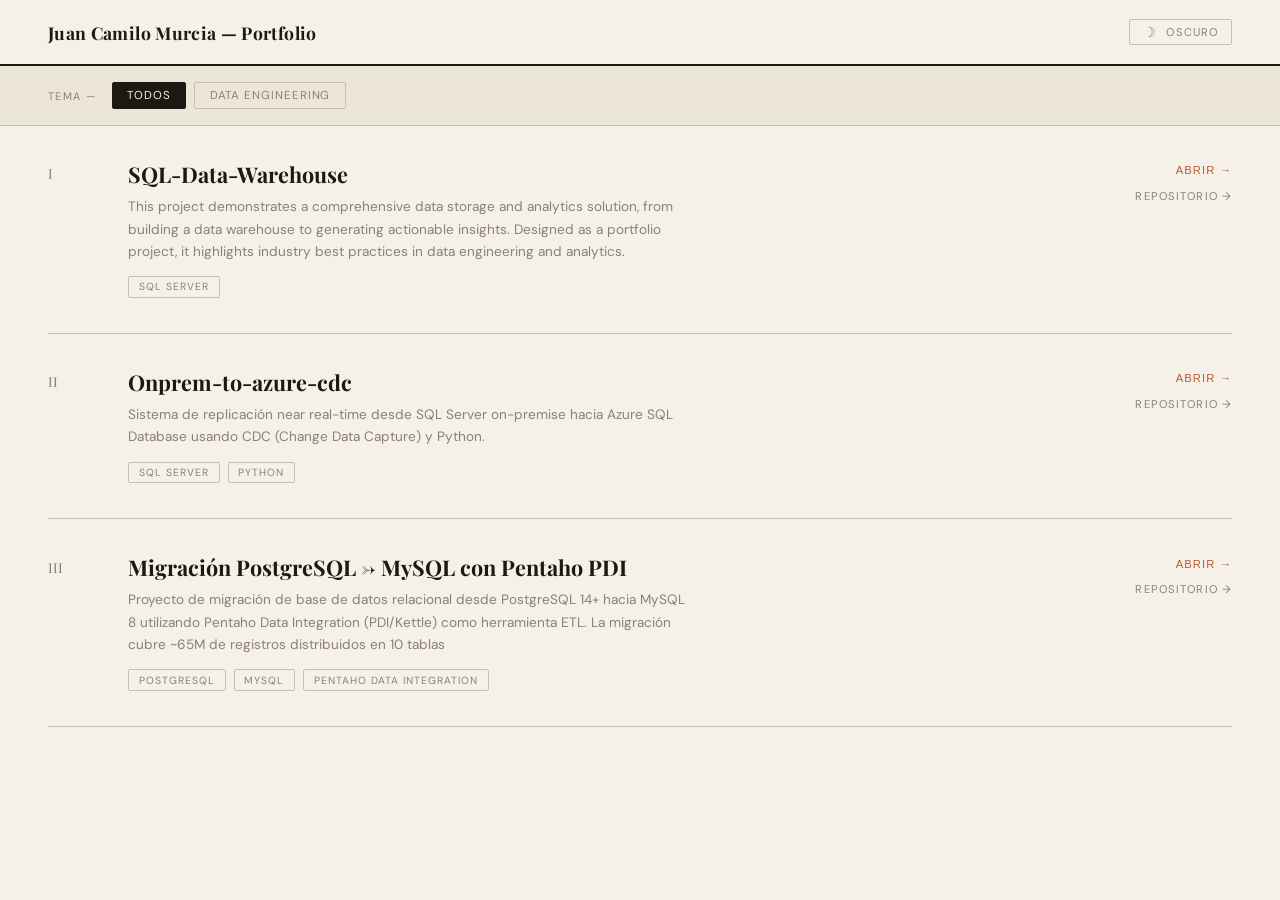
<file: index.html>
<!DOCTYPE html>
<html lang="es">
<head>
  <meta charset="UTF-8">
  <meta name="viewport" content="width=device-width, initial-scale=1.0">
  <title>Juan Camilo Murcia Lara</title>
  <link href="https://fonts.googleapis.com/css2?family=Playfair+Display:ital,wght@0,400;0,700;0,900;1,400;1,700&family=DM+Sans:wght@300;400;500&display=swap" rel="stylesheet">
  <link rel="stylesheet" href="style.css">
</head>
<body>

<header>
  <div class="logo">Juan Camilo Murcia — Portfolio</div>
  <button class="theme-toggle" id="theme-toggle" onclick="toggleTheme()">
    <span class="toggle-icon" id="toggle-icon">☽</span>
    <span id="toggle-label">Oscuro</span>
  </button>
</header>

<!-- Filtros: se construyen dinámicamente desde data.json -->
<div class="filters-bar" id="filters-bar"></div>

<!-- Proyectos: se construyen dinámicamente desde data.json -->
<div class="projects-wrap" id="projects-wrap"></div>

<!-- Viewer: se mueve dinámicamente con JS tras cada proyecto -->
<div class="viewer-panel" id="viewer-panel">
  <div class="viewer-header">
    <span class="viewer-title" id="viewer-title"></span>
    <button class="viewer-close" onclick="closeViewer()">✕ cerrar</button>
  </div>
  <div class="viewer-iframe-wrap" id="iframe-wrap">
    <iframe id="notebook-frame" src="about:blank" title="Notebook Viewer"></iframe>
  </div>
  <div class="viewer-resize"></div>
</div>

<script src="main.js"></script>
<script src="theme.js"></script>
</body>
</html>
</file>
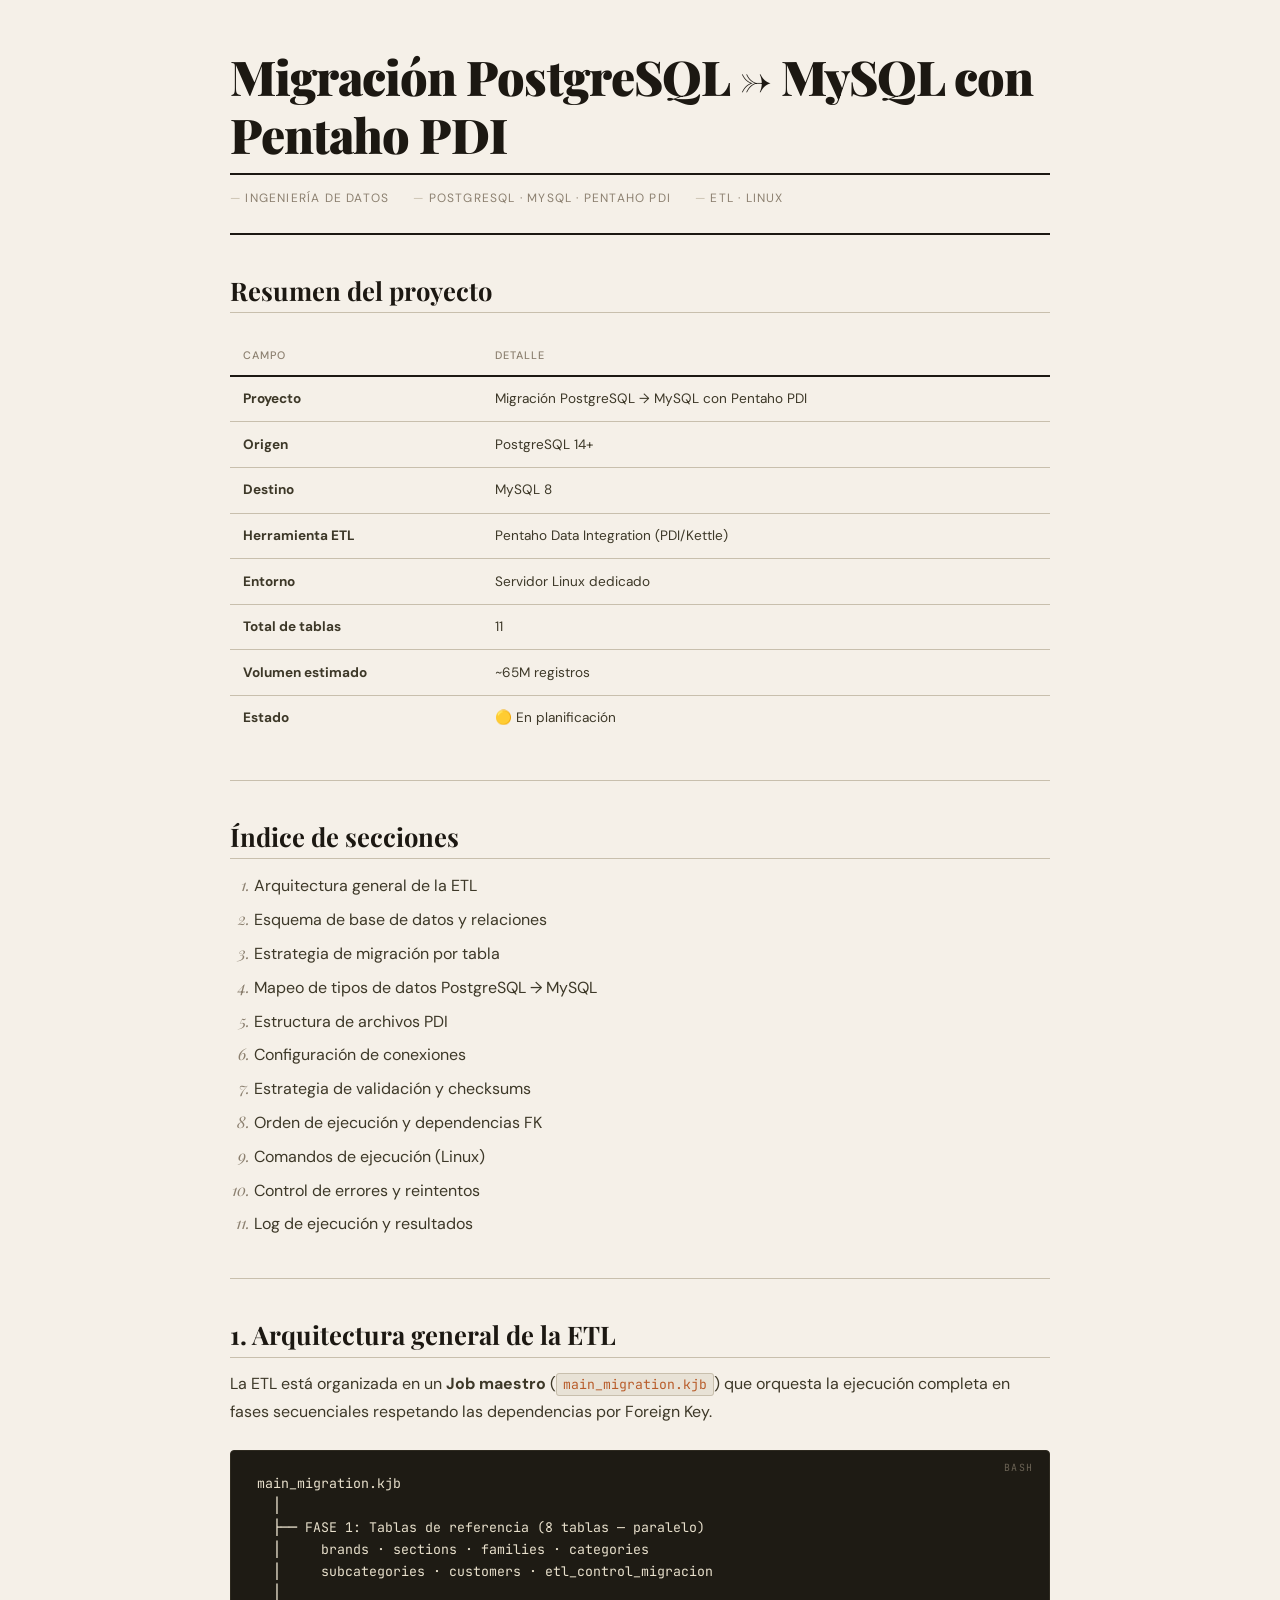
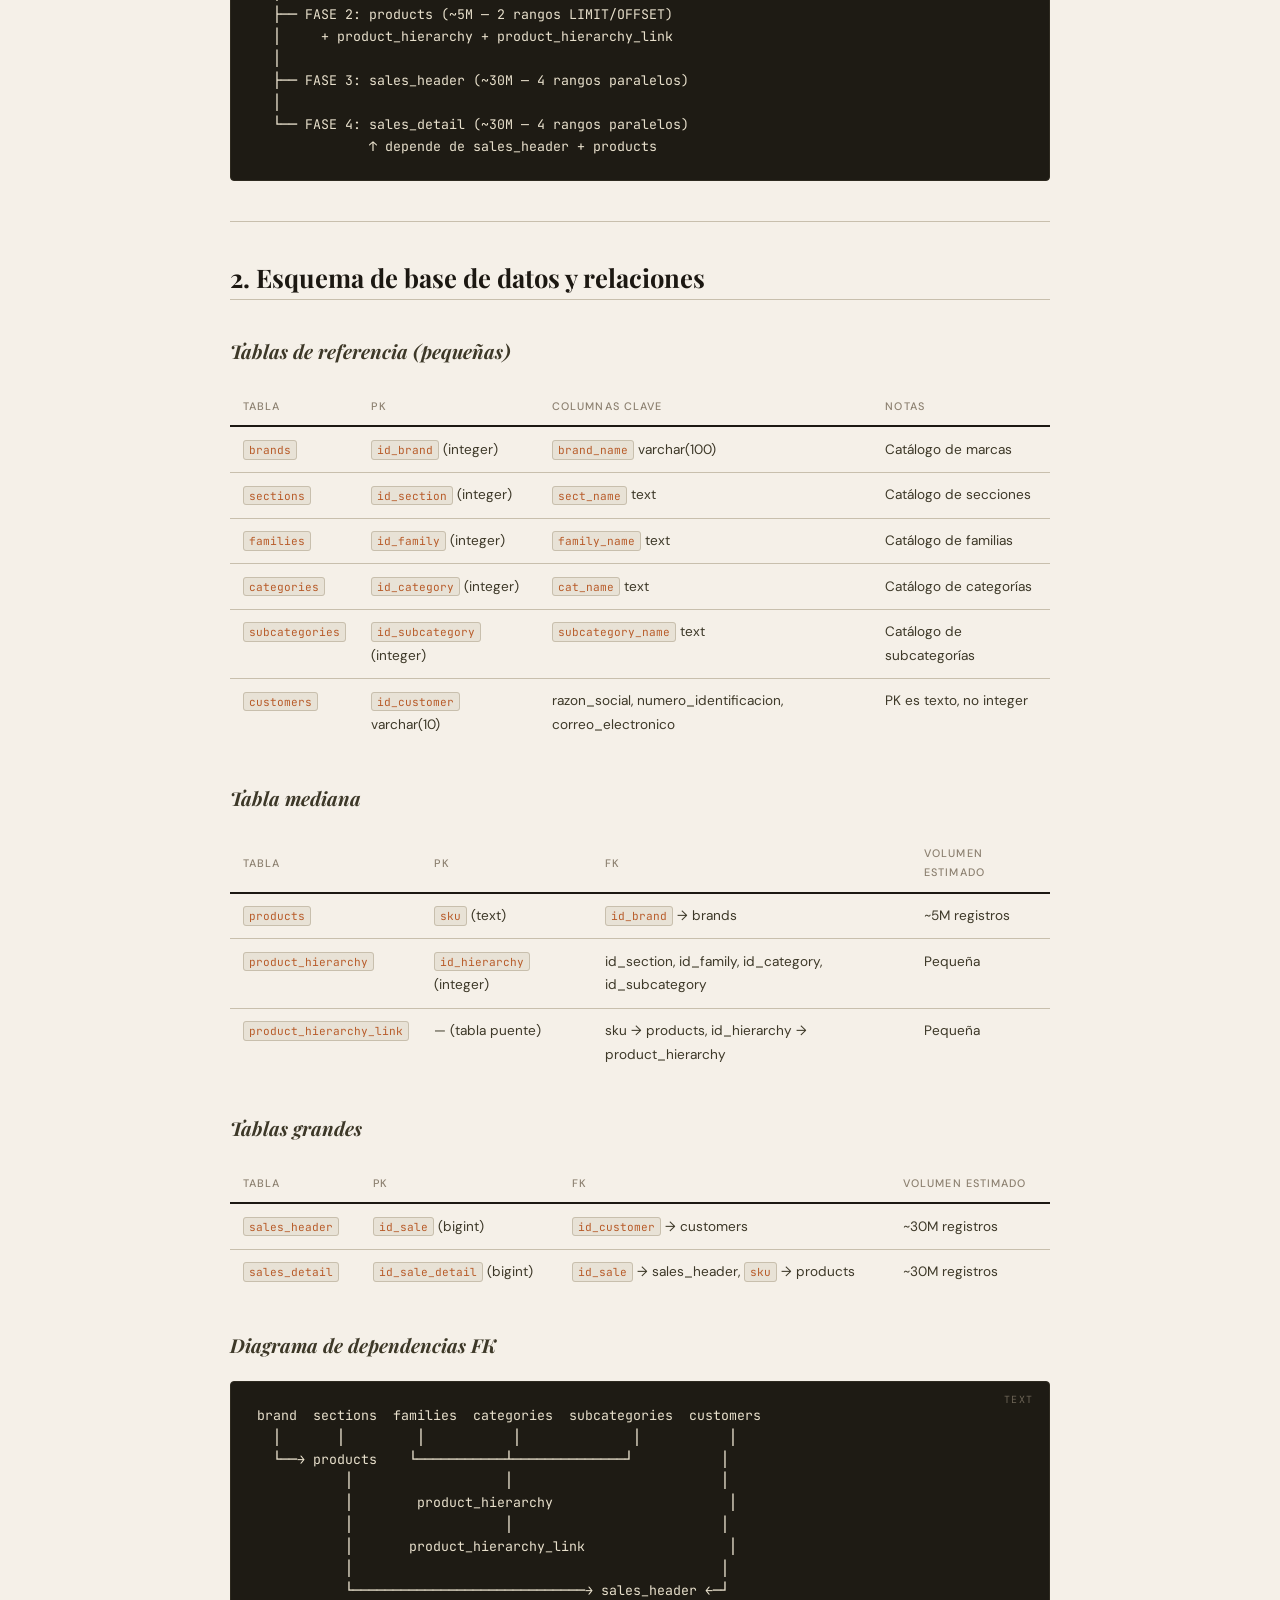
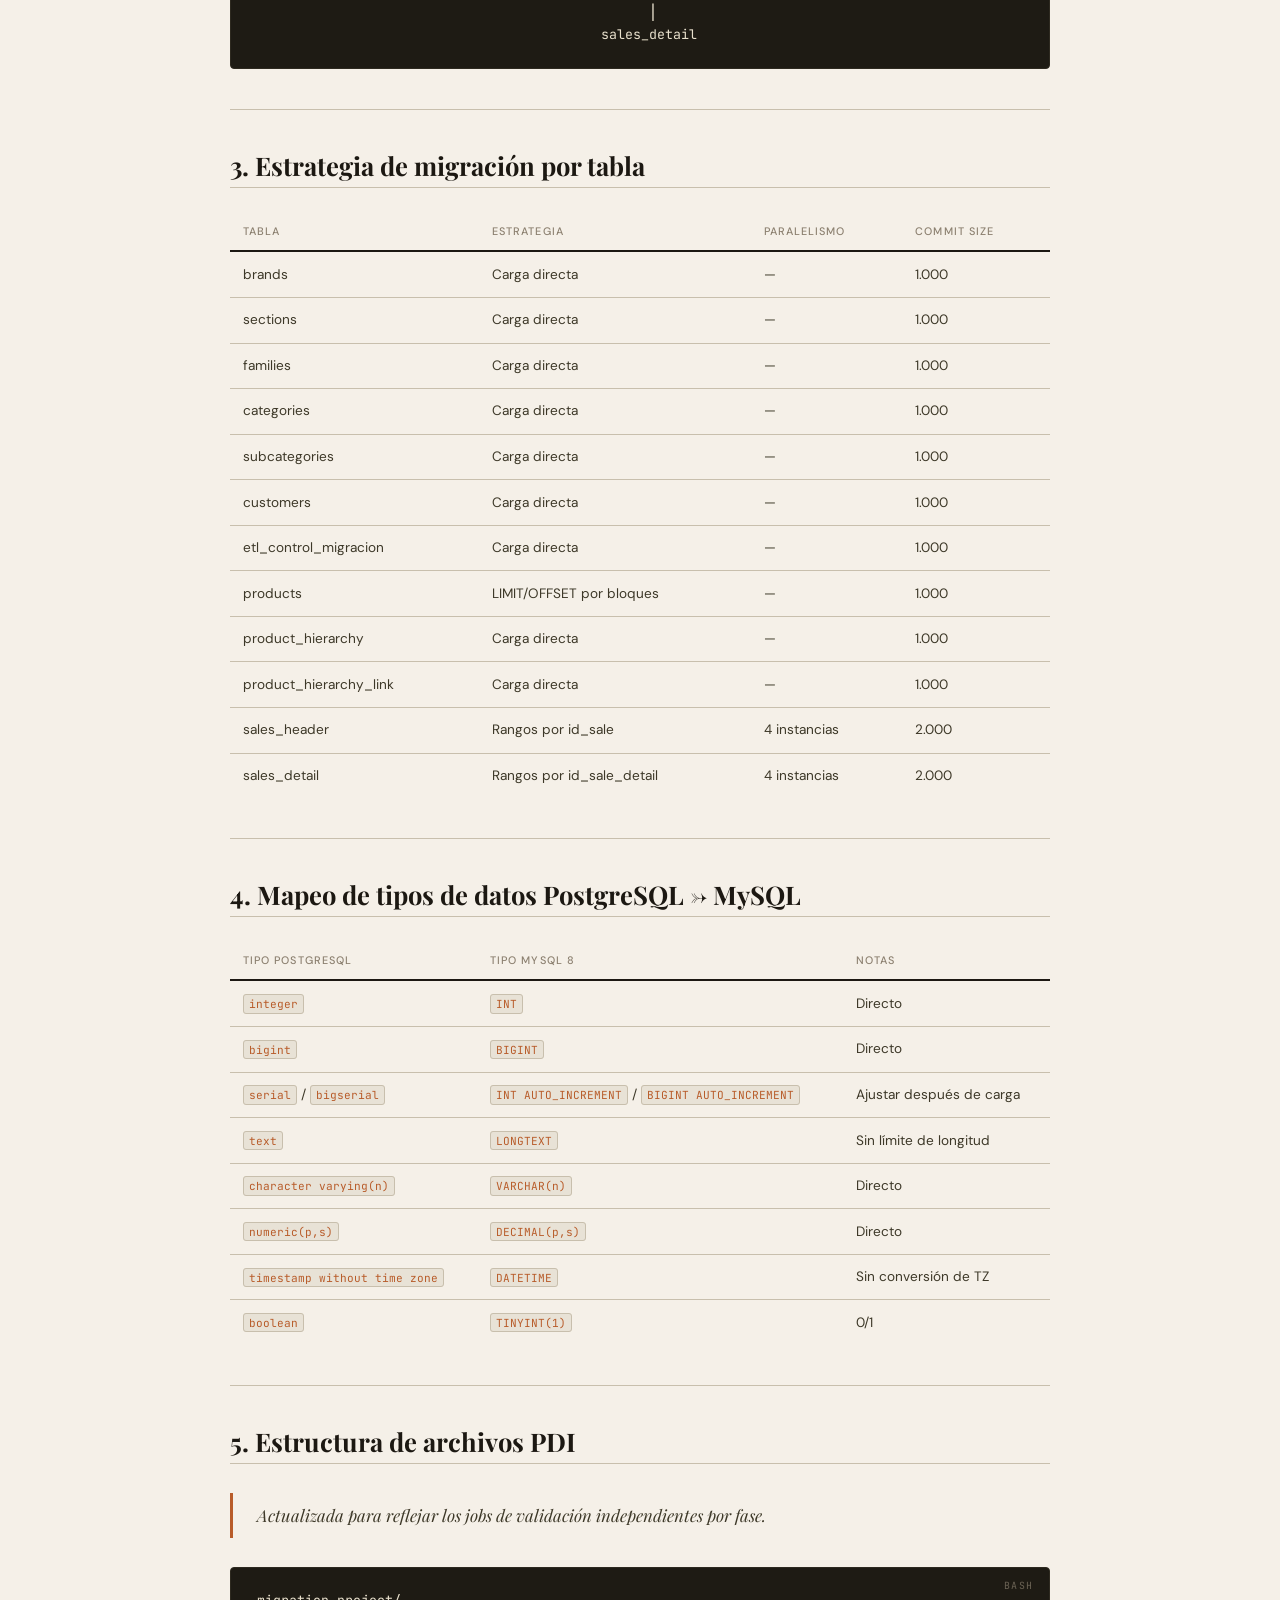
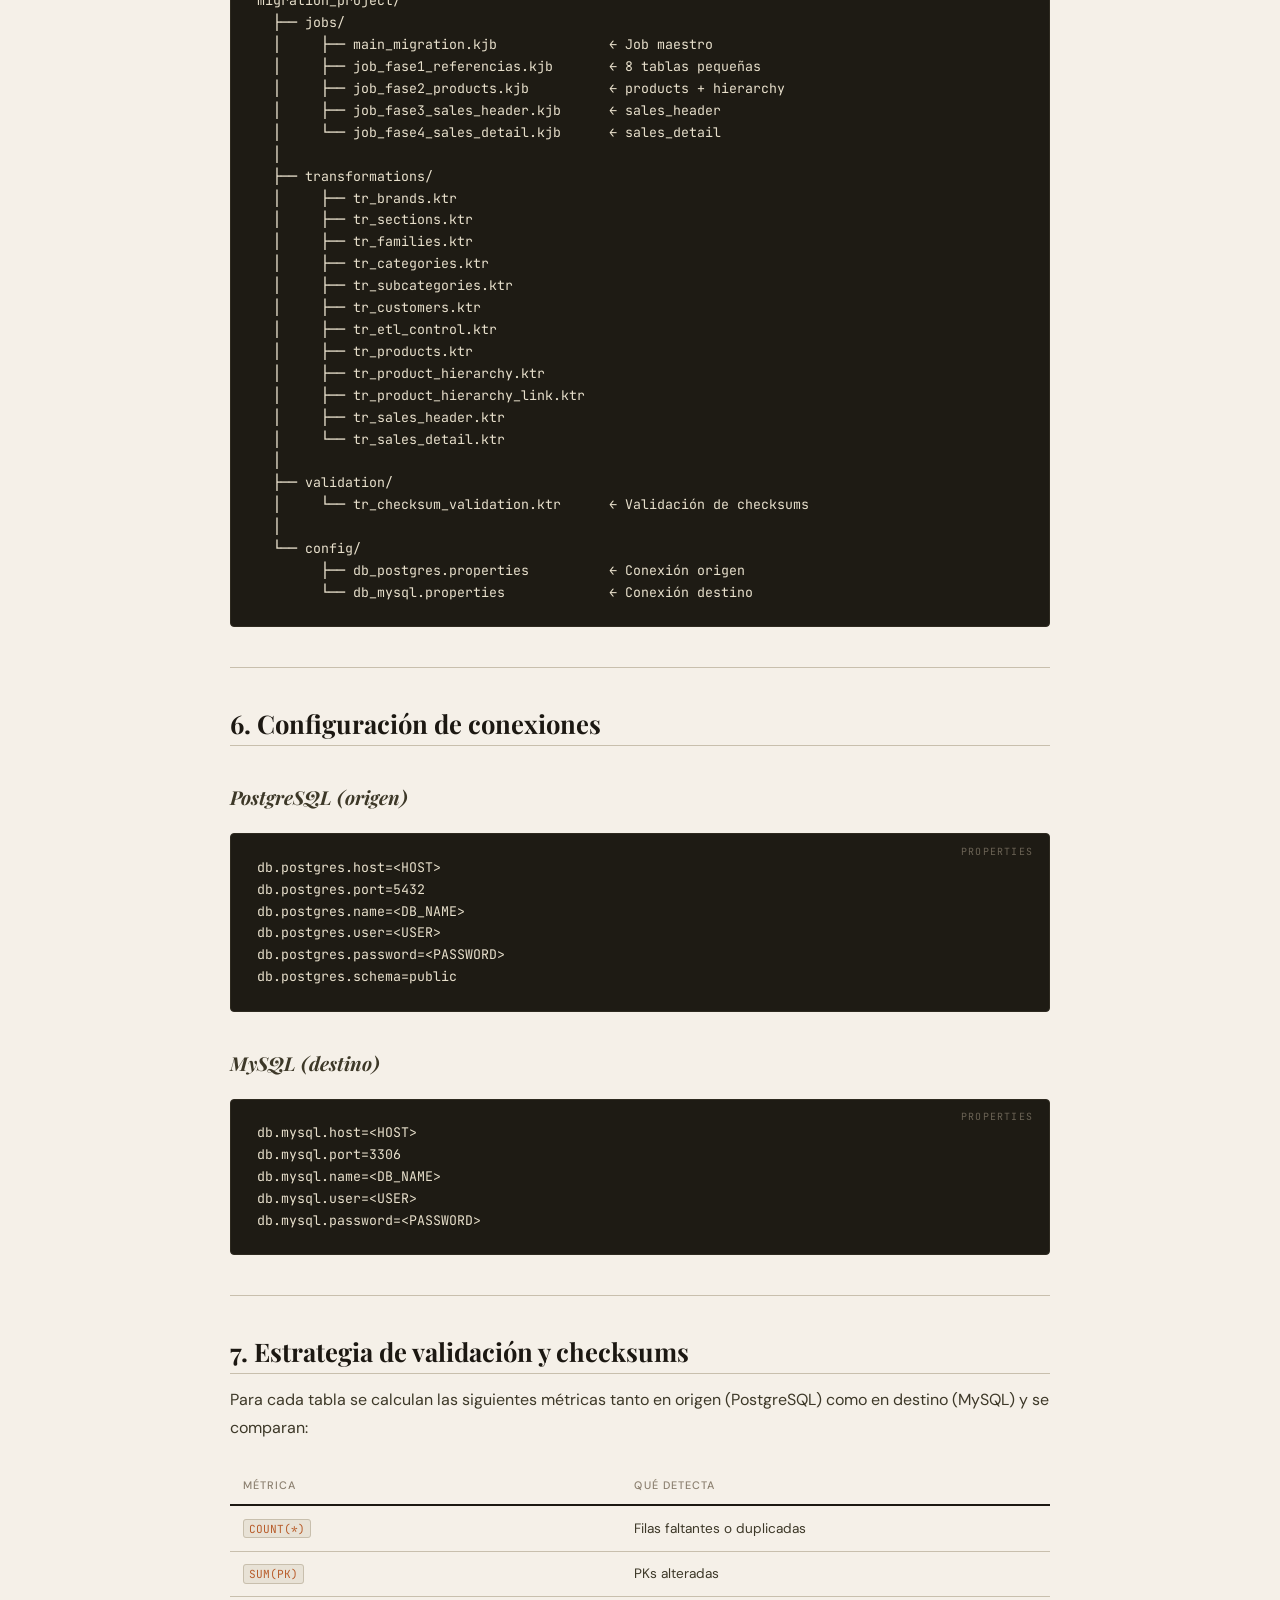
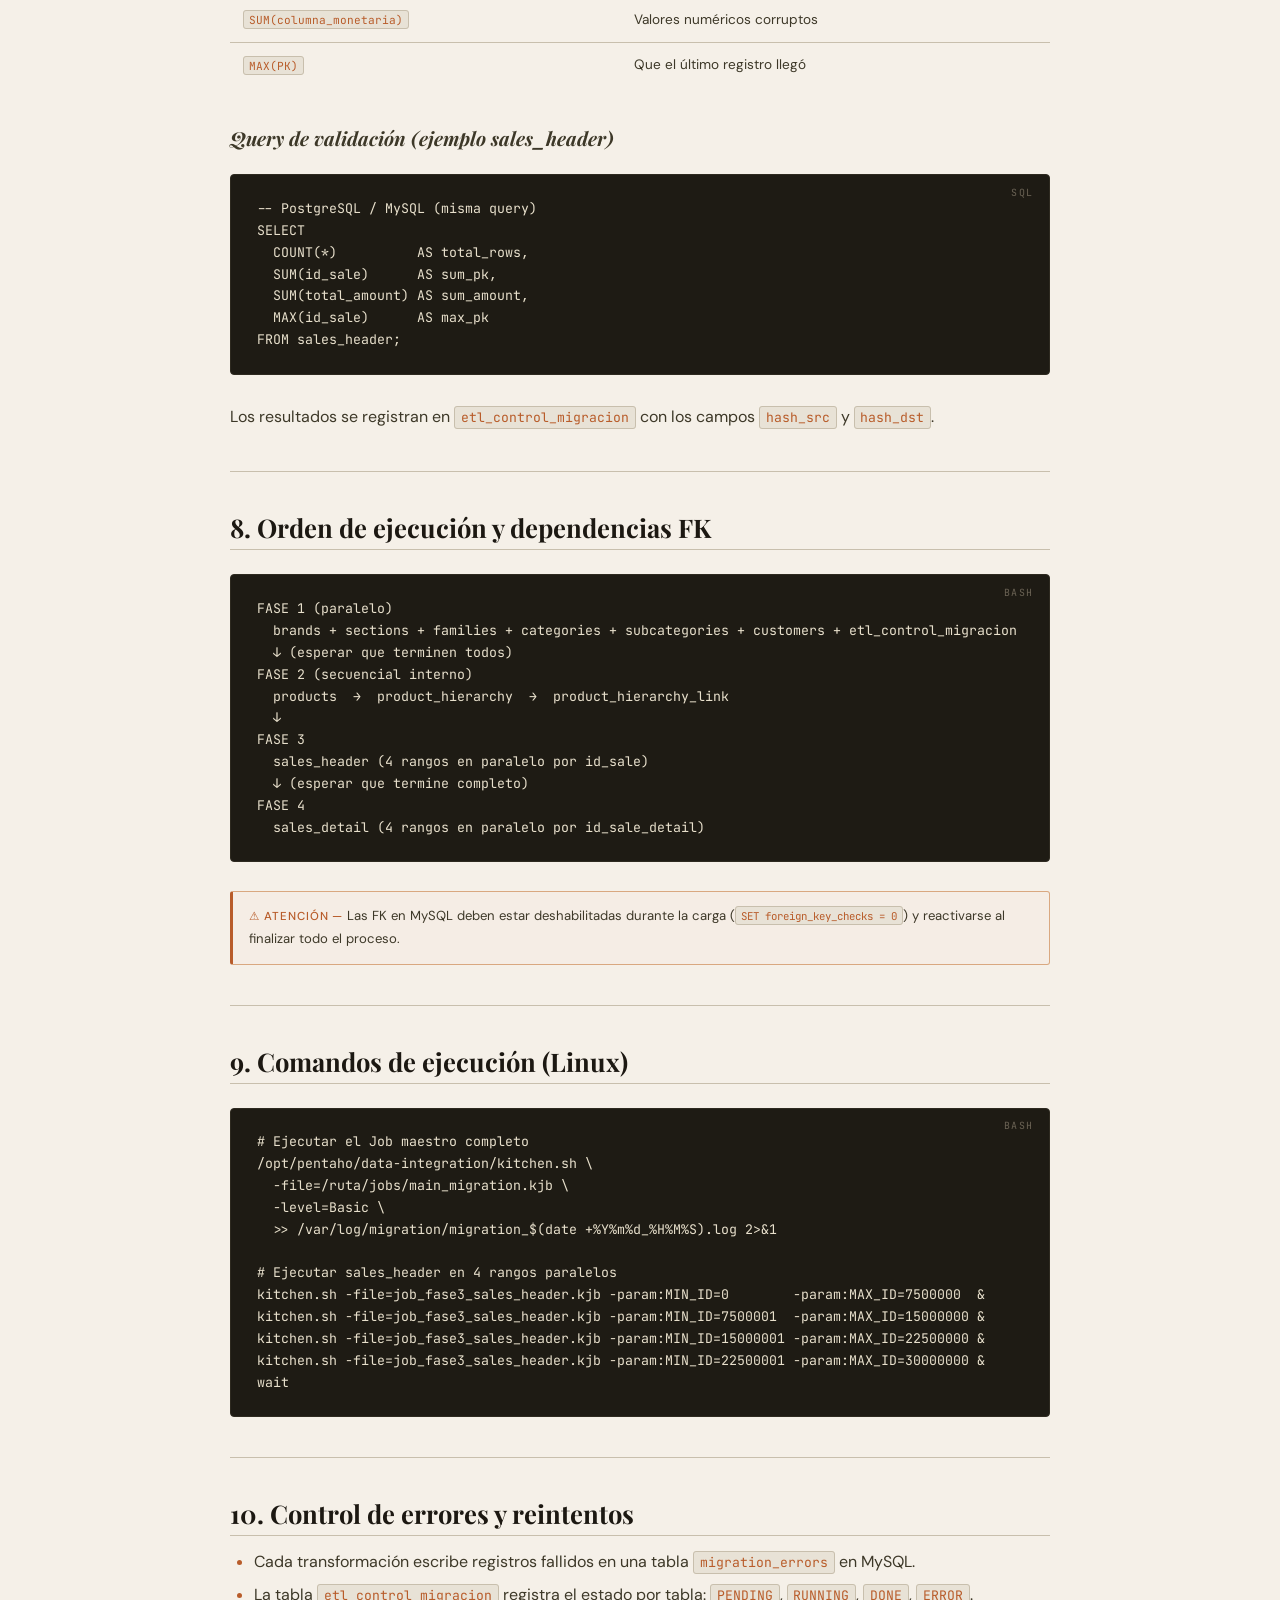
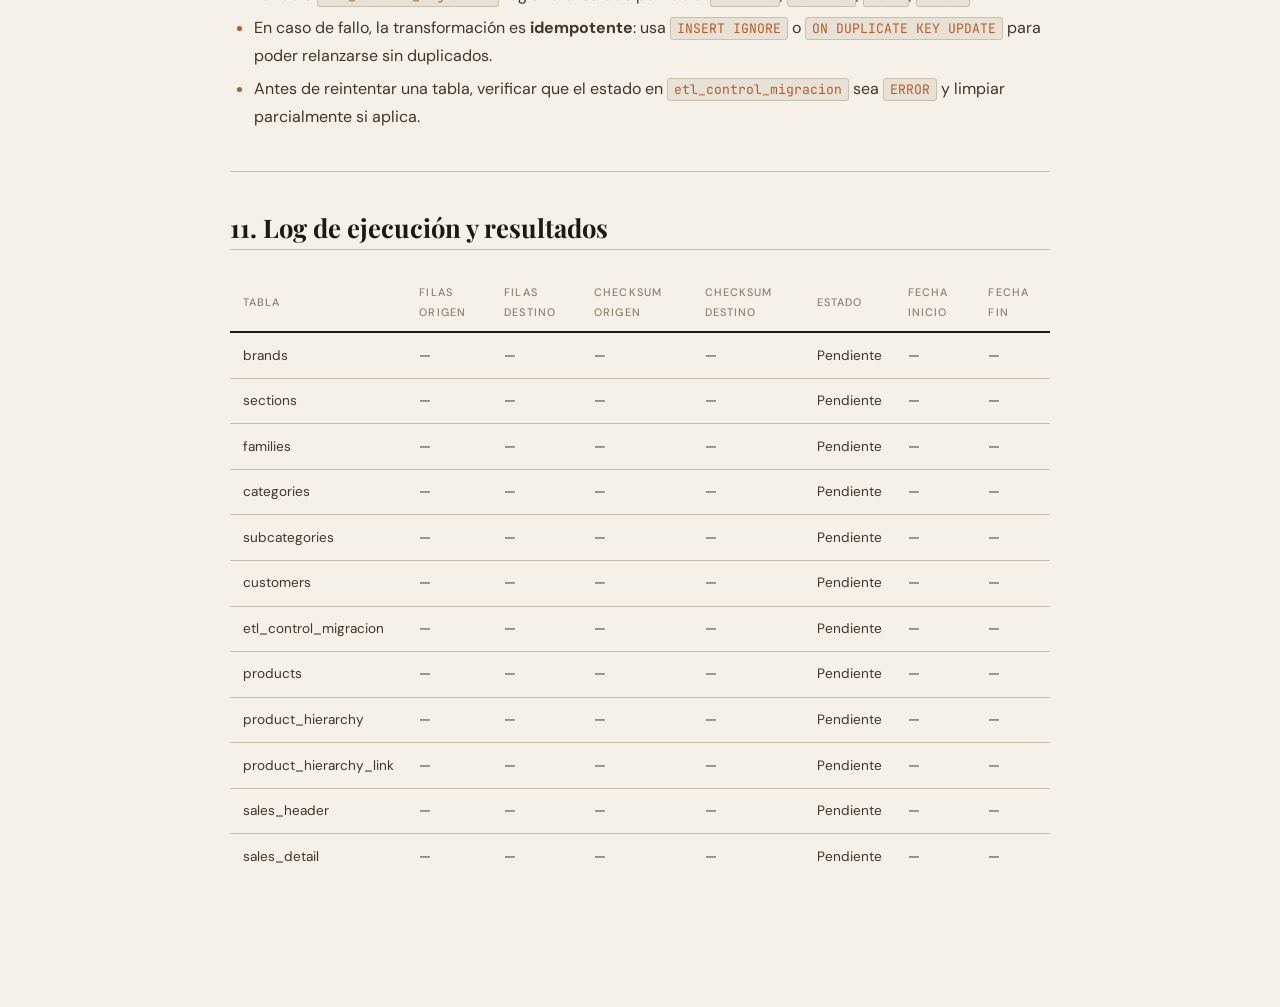
<file: public/docs/Migracion_main.html>
<!DOCTYPE html>
<html lang="es">
<head>
  <meta charset="UTF-8">
  <meta name="viewport" content="width=device-width, initial-scale=1.0">
  <title>Migración PostgreSQL → MySQL con Pentaho PDI</title>
  <link rel="stylesheet" href="notebook.css">
</head>
<body>
<div class="nb-wrap">

  <header class="nb-header">
    <h1>Migración PostgreSQL → MySQL con Pentaho PDI</h1>
    <div class="nb-meta">
      <span>Ingeniería de Datos</span>
      <span>PostgreSQL · MySQL · Pentaho PDI</span>
      <span>ETL · Linux</span>
    </div>
  </header>

  <!-- Resumen -->
  <h2>Resumen del proyecto</h2>

  <table>
    <thead>
      <tr><th>Campo</th><th>Detalle</th></tr>
    </thead>
    <tbody>
      <tr><td><strong>Proyecto</strong></td><td>Migración PostgreSQL → MySQL con Pentaho PDI</td></tr>
      <tr><td><strong>Origen</strong></td><td>PostgreSQL 14+</td></tr>
      <tr><td><strong>Destino</strong></td><td>MySQL 8</td></tr>
      <tr><td><strong>Herramienta ETL</strong></td><td>Pentaho Data Integration (PDI/Kettle)</td></tr>
      <tr><td><strong>Entorno</strong></td><td>Servidor Linux dedicado</td></tr>
      <tr><td><strong>Total de tablas</strong></td><td>11</td></tr>
      <tr><td><strong>Volumen estimado</strong></td><td>~65M registros</td></tr>
      <tr><td><strong>Estado</strong></td><td>🟡 En planificación</td></tr>
    </tbody>
  </table>

  <hr>

  <!-- Índice -->
  <h2>Índice de secciones</h2>
  <ol>
    <li>Arquitectura general de la ETL</li>
    <li>Esquema de base de datos y relaciones</li>
    <li>Estrategia de migración por tabla</li>
    <li>Mapeo de tipos de datos PostgreSQL → MySQL</li>
    <li>Estructura de archivos PDI</li>
    <li>Configuración de conexiones</li>
    <li>Estrategia de validación y checksums</li>
    <li>Orden de ejecución y dependencias FK</li>
    <li>Comandos de ejecución (Linux)</li>
    <li>Control de errores y reintentos</li>
    <li>Log de ejecución y resultados</li>
  </ol>

  <hr>

  <!-- 1 -->
  <h2>1. Arquitectura general de la ETL</h2>

  <p>La ETL está organizada en un <strong>Job maestro</strong> (<code>main_migration.kjb</code>) que orquesta
  la ejecución completa en fases secuenciales respetando las dependencias por Foreign Key.</p>

  <pre data-lang="bash">
main_migration.kjb
  │
  ├── FASE 1: Tablas de referencia (8 tablas — paralelo)
  │     brands · sections · families · categories
  │     subcategories · customers · etl_control_migracion
  │
  ├── FASE 2: products (~5M — 2 rangos LIMIT/OFFSET)
  │     + product_hierarchy + product_hierarchy_link
  │
  ├── FASE 3: sales_header (~30M — 4 rangos paralelos)
  │
  └── FASE 4: sales_detail (~30M — 4 rangos paralelos)
              ↑ depende de sales_header + products</pre>

  <hr>

  <!-- 2 -->
  <h2>2. Esquema de base de datos y relaciones</h2>

  <h3>Tablas de referencia (pequeñas)</h3>
  <table>
    <thead>
      <tr><th>Tabla</th><th>PK</th><th>Columnas clave</th><th>Notas</th></tr>
    </thead>
    <tbody>
      <tr><td><code>brands</code></td><td><code>id_brand</code> (integer)</td><td><code>brand_name</code> varchar(100)</td><td>Catálogo de marcas</td></tr>
      <tr><td><code>sections</code></td><td><code>id_section</code> (integer)</td><td><code>sect_name</code> text</td><td>Catálogo de secciones</td></tr>
      <tr><td><code>families</code></td><td><code>id_family</code> (integer)</td><td><code>family_name</code> text</td><td>Catálogo de familias</td></tr>
      <tr><td><code>categories</code></td><td><code>id_category</code> (integer)</td><td><code>cat_name</code> text</td><td>Catálogo de categorías</td></tr>
      <tr><td><code>subcategories</code></td><td><code>id_subcategory</code> (integer)</td><td><code>subcategory_name</code> text</td><td>Catálogo de subcategorías</td></tr>
      <tr><td><code>customers</code></td><td><code>id_customer</code> varchar(10)</td><td>razon_social, numero_identificacion, correo_electronico</td><td>PK es texto, no integer</td></tr>
    </tbody>
  </table>

  <h3>Tabla mediana</h3>
  <table>
    <thead>
      <tr><th>Tabla</th><th>PK</th><th>FK</th><th>Volumen estimado</th></tr>
    </thead>
    <tbody>
      <tr><td><code>products</code></td><td><code>sku</code> (text)</td><td><code>id_brand</code> → brands</td><td>~5M registros</td></tr>
      <tr><td><code>product_hierarchy</code></td><td><code>id_hierarchy</code> (integer)</td><td>id_section, id_family, id_category, id_subcategory</td><td>Pequeña</td></tr>
      <tr><td><code>product_hierarchy_link</code></td><td>— (tabla puente)</td><td>sku → products, id_hierarchy → product_hierarchy</td><td>Pequeña</td></tr>
    </tbody>
  </table>

  <h3>Tablas grandes</h3>
  <table>
    <thead>
      <tr><th>Tabla</th><th>PK</th><th>FK</th><th>Volumen estimado</th></tr>
    </thead>
    <tbody>
      <tr><td><code>sales_header</code></td><td><code>id_sale</code> (bigint)</td><td><code>id_customer</code> → customers</td><td>~30M registros</td></tr>
      <tr><td><code>sales_detail</code></td><td><code>id_sale_detail</code> (bigint)</td><td><code>id_sale</code> → sales_header, <code>sku</code> → products</td><td>~30M registros</td></tr>
    </tbody>
  </table>

  <h3>Diagrama de dependencias FK</h3>
  <pre data-lang="text">
brand  sections  families  categories  subcategories  customers
  │       │         │           │              │           │
  └──→ products    └───────────┴──────────────┘           │
           │                   │                          │
           │        product_hierarchy                      │
           │                   │                          │
           │       product_hierarchy_link                  │
           │                                              │
           └─────────────────────────────→ sales_header ←─┘
                                                 │
                                           sales_detail</pre>

  <hr>

  <!-- 3 -->
  <h2>3. Estrategia de migración por tabla</h2>

  <table>
    <thead>
      <tr><th>Tabla</th><th>Estrategia</th><th>Paralelismo</th><th>Commit size</th></tr>
    </thead>
    <tbody>
      <tr><td>brands</td><td>Carga directa</td><td>—</td><td>1.000</td></tr>
      <tr><td>sections</td><td>Carga directa</td><td>—</td><td>1.000</td></tr>
      <tr><td>families</td><td>Carga directa</td><td>—</td><td>1.000</td></tr>
      <tr><td>categories</td><td>Carga directa</td><td>—</td><td>1.000</td></tr>
      <tr><td>subcategories</td><td>Carga directa</td><td>—</td><td>1.000</td></tr>
      <tr><td>customers</td><td>Carga directa</td><td>—</td><td>1.000</td></tr>
      <tr><td>etl_control_migracion</td><td>Carga directa</td><td>—</td><td>1.000</td></tr>
      <tr><td>products</td><td>LIMIT/OFFSET por bloques</td><td>—</td><td>1.000</td></tr>
      <tr><td>product_hierarchy</td><td>Carga directa</td><td>—</td><td>1.000</td></tr>
      <tr><td>product_hierarchy_link</td><td>Carga directa</td><td>—</td><td>1.000</td></tr>
      <tr><td>sales_header</td><td>Rangos por id_sale</td><td>4 instancias</td><td>2.000</td></tr>
      <tr><td>sales_detail</td><td>Rangos por id_sale_detail</td><td>4 instancias</td><td>2.000</td></tr>
    </tbody>
  </table>

  <hr>

  <!-- 4 -->
  <h2>4. Mapeo de tipos de datos PostgreSQL → MySQL</h2>

  <table>
    <thead>
      <tr><th>Tipo PostgreSQL</th><th>Tipo MySQL 8</th><th>Notas</th></tr>
    </thead>
    <tbody>
      <tr><td><code>integer</code></td><td><code>INT</code></td><td>Directo</td></tr>
      <tr><td><code>bigint</code></td><td><code>BIGINT</code></td><td>Directo</td></tr>
      <tr><td><code>serial</code> / <code>bigserial</code></td><td><code>INT AUTO_INCREMENT</code> / <code>BIGINT AUTO_INCREMENT</code></td><td>Ajustar después de carga</td></tr>
      <tr><td><code>text</code></td><td><code>LONGTEXT</code></td><td>Sin límite de longitud</td></tr>
      <tr><td><code>character varying(n)</code></td><td><code>VARCHAR(n)</code></td><td>Directo</td></tr>
      <tr><td><code>numeric(p,s)</code></td><td><code>DECIMAL(p,s)</code></td><td>Directo</td></tr>
      <tr><td><code>timestamp without time zone</code></td><td><code>DATETIME</code></td><td>Sin conversión de TZ</td></tr>
      <tr><td><code>boolean</code></td><td><code>TINYINT(1)</code></td><td>0/1</td></tr>
    </tbody>
  </table>

  <hr>

  <!-- 5 -->
  <h2>5. Estructura de archivos PDI</h2>

  <blockquote>
    <p>Actualizada para reflejar los jobs de validación independientes por fase.</p>
  </blockquote>

  <pre data-lang="bash">
migration_project/
  ├── jobs/
  │     ├── main_migration.kjb              ← Job maestro
  │     ├── job_fase1_referencias.kjb       ← 8 tablas pequeñas
  │     ├── job_fase2_products.kjb          ← products + hierarchy
  │     ├── job_fase3_sales_header.kjb      ← sales_header
  │     └── job_fase4_sales_detail.kjb      ← sales_detail
  │
  ├── transformations/
  │     ├── tr_brands.ktr
  │     ├── tr_sections.ktr
  │     ├── tr_families.ktr
  │     ├── tr_categories.ktr
  │     ├── tr_subcategories.ktr
  │     ├── tr_customers.ktr
  │     ├── tr_etl_control.ktr
  │     ├── tr_products.ktr
  │     ├── tr_product_hierarchy.ktr
  │     ├── tr_product_hierarchy_link.ktr
  │     ├── tr_sales_header.ktr
  │     └── tr_sales_detail.ktr
  │
  ├── validation/
  │     └── tr_checksum_validation.ktr      ← Validación de checksums
  │
  └── config/
        ├── db_postgres.properties          ← Conexión origen
        └── db_mysql.properties             ← Conexión destino</pre>

  <hr>

  <!-- 6 -->
  <h2>6. Configuración de conexiones</h2>

  <h3>PostgreSQL (origen)</h3>
  <pre data-lang="properties">
db.postgres.host=&lt;HOST&gt;
db.postgres.port=5432
db.postgres.name=&lt;DB_NAME&gt;
db.postgres.user=&lt;USER&gt;
db.postgres.password=&lt;PASSWORD&gt;
db.postgres.schema=public</pre>

  <h3>MySQL (destino)</h3>
  <pre data-lang="properties">
db.mysql.host=&lt;HOST&gt;
db.mysql.port=3306
db.mysql.name=&lt;DB_NAME&gt;
db.mysql.user=&lt;USER&gt;
db.mysql.password=&lt;PASSWORD&gt;</pre>

  <hr>

  <!-- 7 -->
  <h2>7. Estrategia de validación y checksums</h2>

  <p>Para cada tabla se calculan las siguientes métricas tanto en origen (PostgreSQL) como en
  destino (MySQL) y se comparan:</p>

  <table>
    <thead>
      <tr><th>Métrica</th><th>Qué detecta</th></tr>
    </thead>
    <tbody>
      <tr><td><code>COUNT(*)</code></td><td>Filas faltantes o duplicadas</td></tr>
      <tr><td><code>SUM(PK)</code></td><td>PKs alteradas</td></tr>
      <tr><td><code>SUM(columna_monetaria)</code></td><td>Valores numéricos corruptos</td></tr>
      <tr><td><code>MAX(PK)</code></td><td>Que el último registro llegó</td></tr>
    </tbody>
  </table>

  <h3>Query de validación (ejemplo sales_header)</h3>
  <pre data-lang="sql">
-- PostgreSQL / MySQL (misma query)
SELECT
  COUNT(*)          AS total_rows,
  SUM(id_sale)      AS sum_pk,
  SUM(total_amount) AS sum_amount,
  MAX(id_sale)      AS max_pk
FROM sales_header;</pre>

  <p>Los resultados se registran en <code>etl_control_migracion</code> con los campos
  <code>hash_src</code> y <code>hash_dst</code>.</p>

  <hr>

  <!-- 8 -->
  <h2>8. Orden de ejecución y dependencias FK</h2>

  <pre data-lang="bash">
FASE 1 (paralelo)
  brands + sections + families + categories + subcategories + customers + etl_control_migracion
  ↓ (esperar que terminen todos)
FASE 2 (secuencial interno)
  products  →  product_hierarchy  →  product_hierarchy_link
  ↓
FASE 3
  sales_header (4 rangos en paralelo por id_sale)
  ↓ (esperar que termine completo)
FASE 4
  sales_detail (4 rangos en paralelo por id_sale_detail)</pre>

  <p class="warn">Las FK en MySQL deben estar deshabilitadas durante la carga
  (<code>SET foreign_key_checks = 0</code>) y reactivarse al finalizar todo el proceso.</p>

  <hr>

  <!-- 9 -->
  <h2>9. Comandos de ejecución (Linux)</h2>

  <pre data-lang="bash">
# Ejecutar el Job maestro completo
/opt/pentaho/data-integration/kitchen.sh \
  -file=/ruta/jobs/main_migration.kjb \
  -level=Basic \
  >> /var/log/migration/migration_$(date +%Y%m%d_%H%M%S).log 2>&1

# Ejecutar sales_header en 4 rangos paralelos
kitchen.sh -file=job_fase3_sales_header.kjb -param:MIN_ID=0        -param:MAX_ID=7500000  &
kitchen.sh -file=job_fase3_sales_header.kjb -param:MIN_ID=7500001  -param:MAX_ID=15000000 &
kitchen.sh -file=job_fase3_sales_header.kjb -param:MIN_ID=15000001 -param:MAX_ID=22500000 &
kitchen.sh -file=job_fase3_sales_header.kjb -param:MIN_ID=22500001 -param:MAX_ID=30000000 &
wait</pre>

  <hr>

  <!-- 10 -->
  <h2>10. Control de errores y reintentos</h2>

  <ul>
    <li>Cada transformación escribe registros fallidos en una tabla <code>migration_errors</code> en MySQL.</li>
    <li>La tabla <code>etl_control_migracion</code> registra el estado por tabla: <code>PENDING</code>, <code>RUNNING</code>, <code>DONE</code>, <code>ERROR</code>.</li>
    <li>En caso de fallo, la transformación es <strong>idempotente</strong>: usa <code>INSERT IGNORE</code> o <code>ON DUPLICATE KEY UPDATE</code> para poder relanzarse sin duplicados.</li>
    <li>Antes de reintentar una tabla, verificar que el estado en <code>etl_control_migracion</code> sea <code>ERROR</code> y limpiar parcialmente si aplica.</li>
  </ul>

  <hr>

  <!-- 11 -->
  <h2>11. Log de ejecución y resultados</h2>

  <table>
    <thead>
      <tr><th>Tabla</th><th>Filas origen</th><th>Filas destino</th><th>Checksum origen</th><th>Checksum destino</th><th>Estado</th><th>Fecha inicio</th><th>Fecha fin</th></tr>
    </thead>
    <tbody>
      <tr><td>brands</td><td>—</td><td>—</td><td>—</td><td>—</td><td>Pendiente</td><td>—</td><td>—</td></tr>
      <tr><td>sections</td><td>—</td><td>—</td><td>—</td><td>—</td><td>Pendiente</td><td>—</td><td>—</td></tr>
      <tr><td>families</td><td>—</td><td>—</td><td>—</td><td>—</td><td>Pendiente</td><td>—</td><td>—</td></tr>
      <tr><td>categories</td><td>—</td><td>—</td><td>—</td><td>—</td><td>Pendiente</td><td>—</td><td>—</td></tr>
      <tr><td>subcategories</td><td>—</td><td>—</td><td>—</td><td>—</td><td>Pendiente</td><td>—</td><td>—</td></tr>
      <tr><td>customers</td><td>—</td><td>—</td><td>—</td><td>—</td><td>Pendiente</td><td>—</td><td>—</td></tr>
      <tr><td>etl_control_migracion</td><td>—</td><td>—</td><td>—</td><td>—</td><td>Pendiente</td><td>—</td><td>—</td></tr>
      <tr><td>products</td><td>—</td><td>—</td><td>—</td><td>—</td><td>Pendiente</td><td>—</td><td>—</td></tr>
      <tr><td>product_hierarchy</td><td>—</td><td>—</td><td>—</td><td>—</td><td>Pendiente</td><td>—</td><td>—</td></tr>
      <tr><td>product_hierarchy_link</td><td>—</td><td>—</td><td>—</td><td>—</td><td>Pendiente</td><td>—</td><td>—</td></tr>
      <tr><td>sales_header</td><td>—</td><td>—</td><td>—</td><td>—</td><td>Pendiente</td><td>—</td><td>—</td></tr>
      <tr><td>sales_detail</td><td>—</td><td>—</td><td>—</td><td>—</td><td>Pendiente</td><td>—</td><td>—</td></tr>
    </tbody>
  </table>





</div>
</body>
</html>
</file>
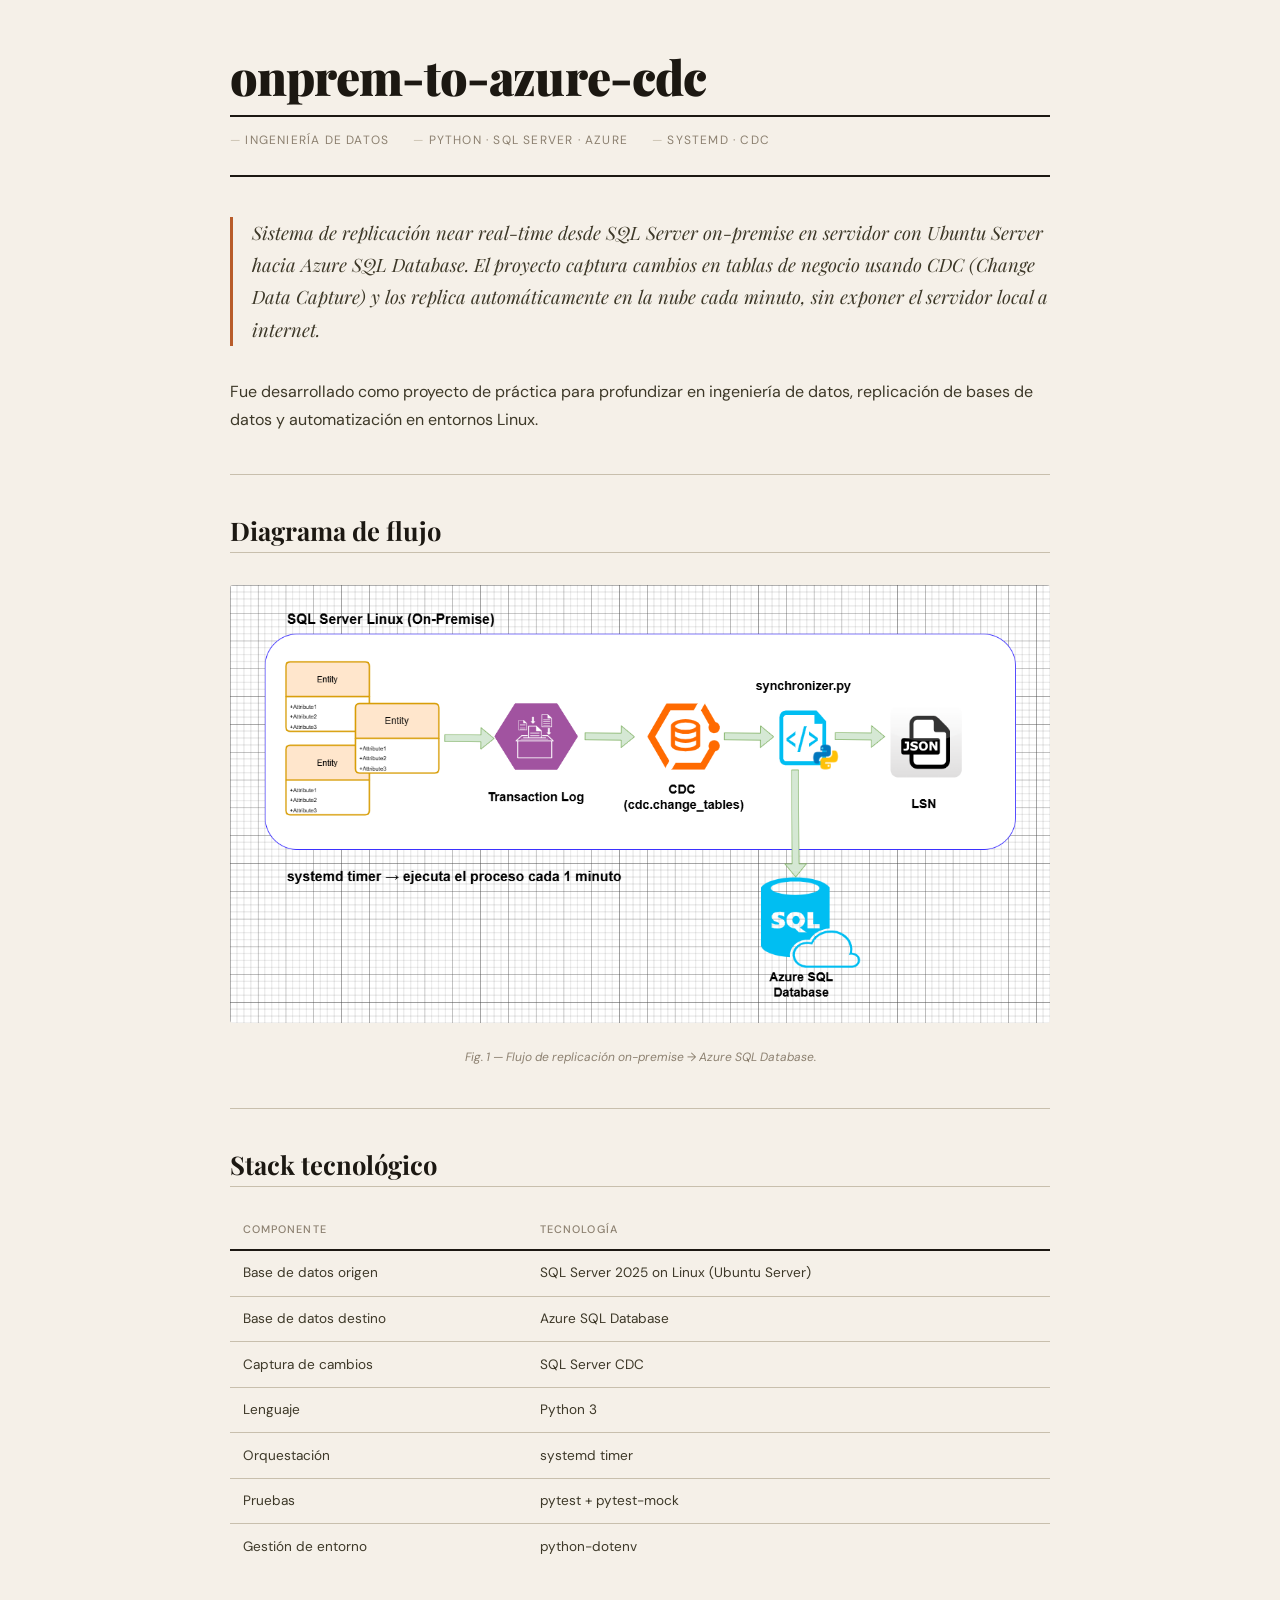
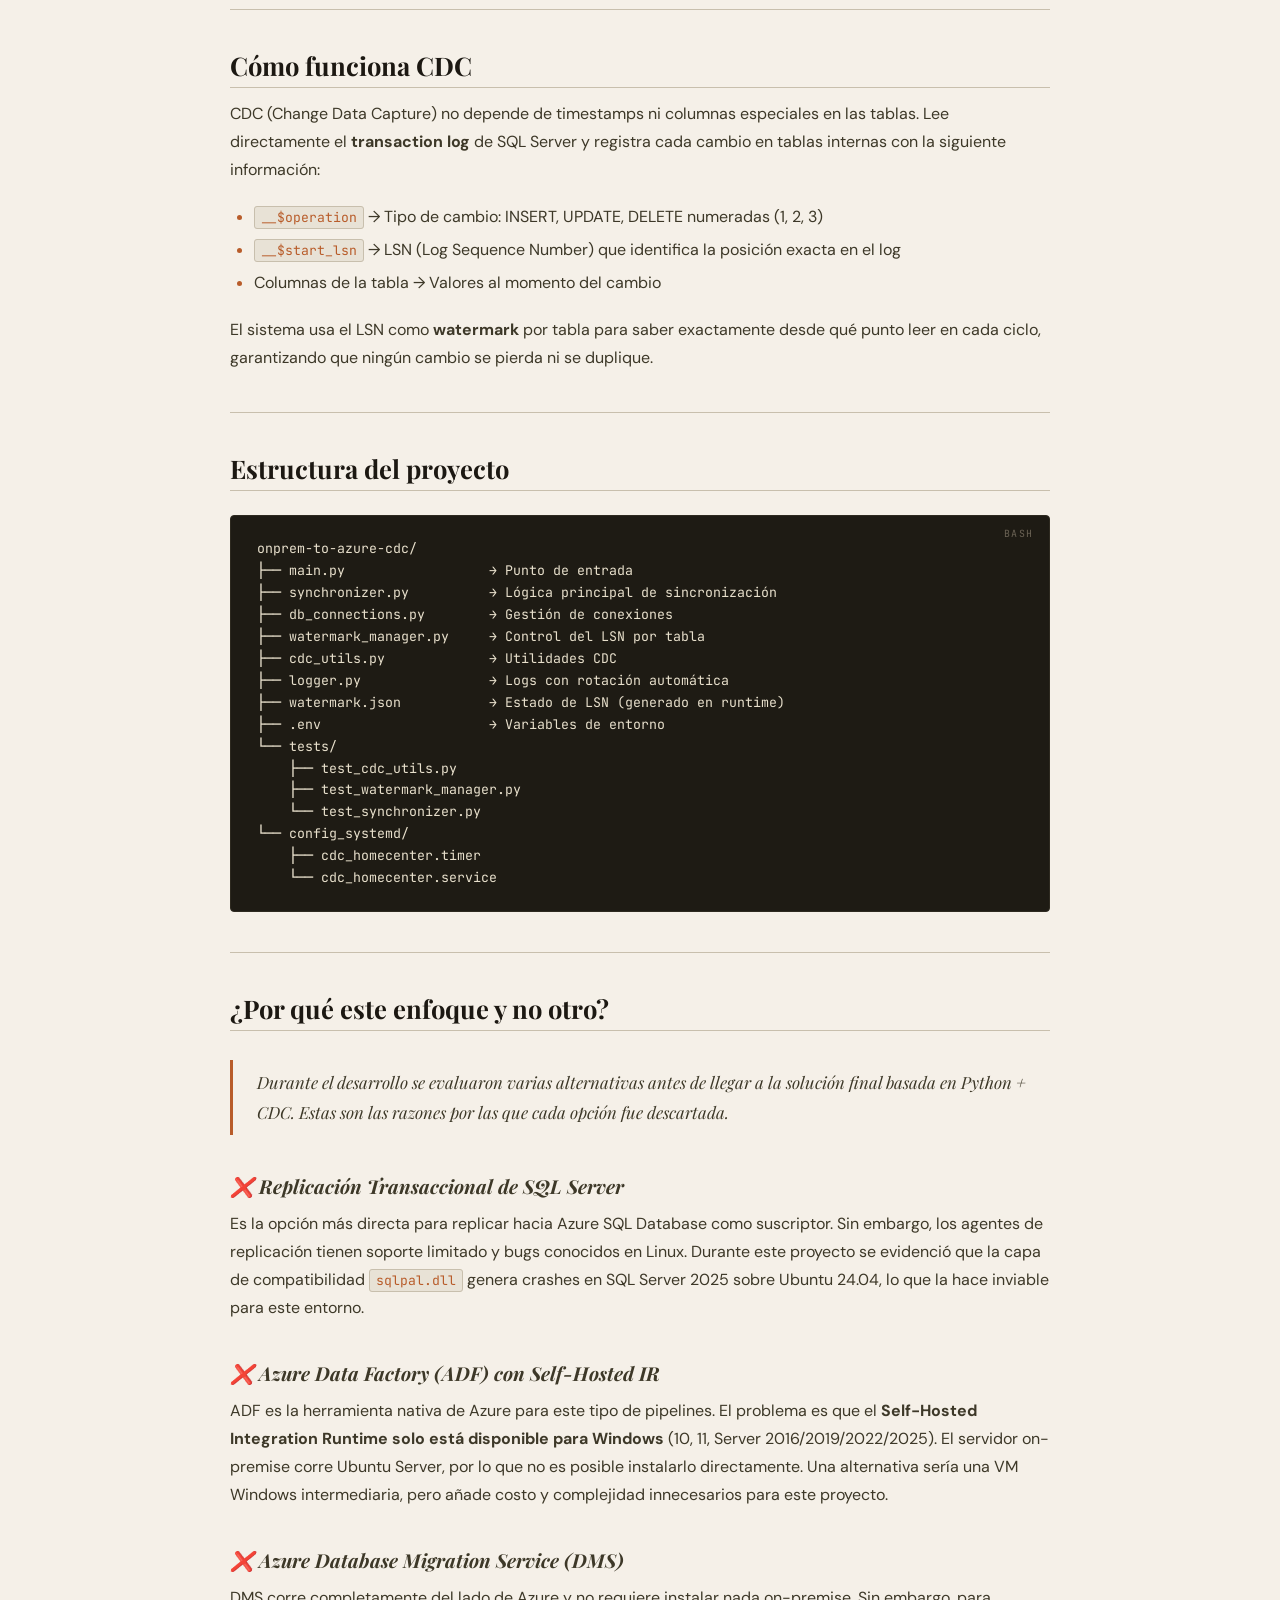
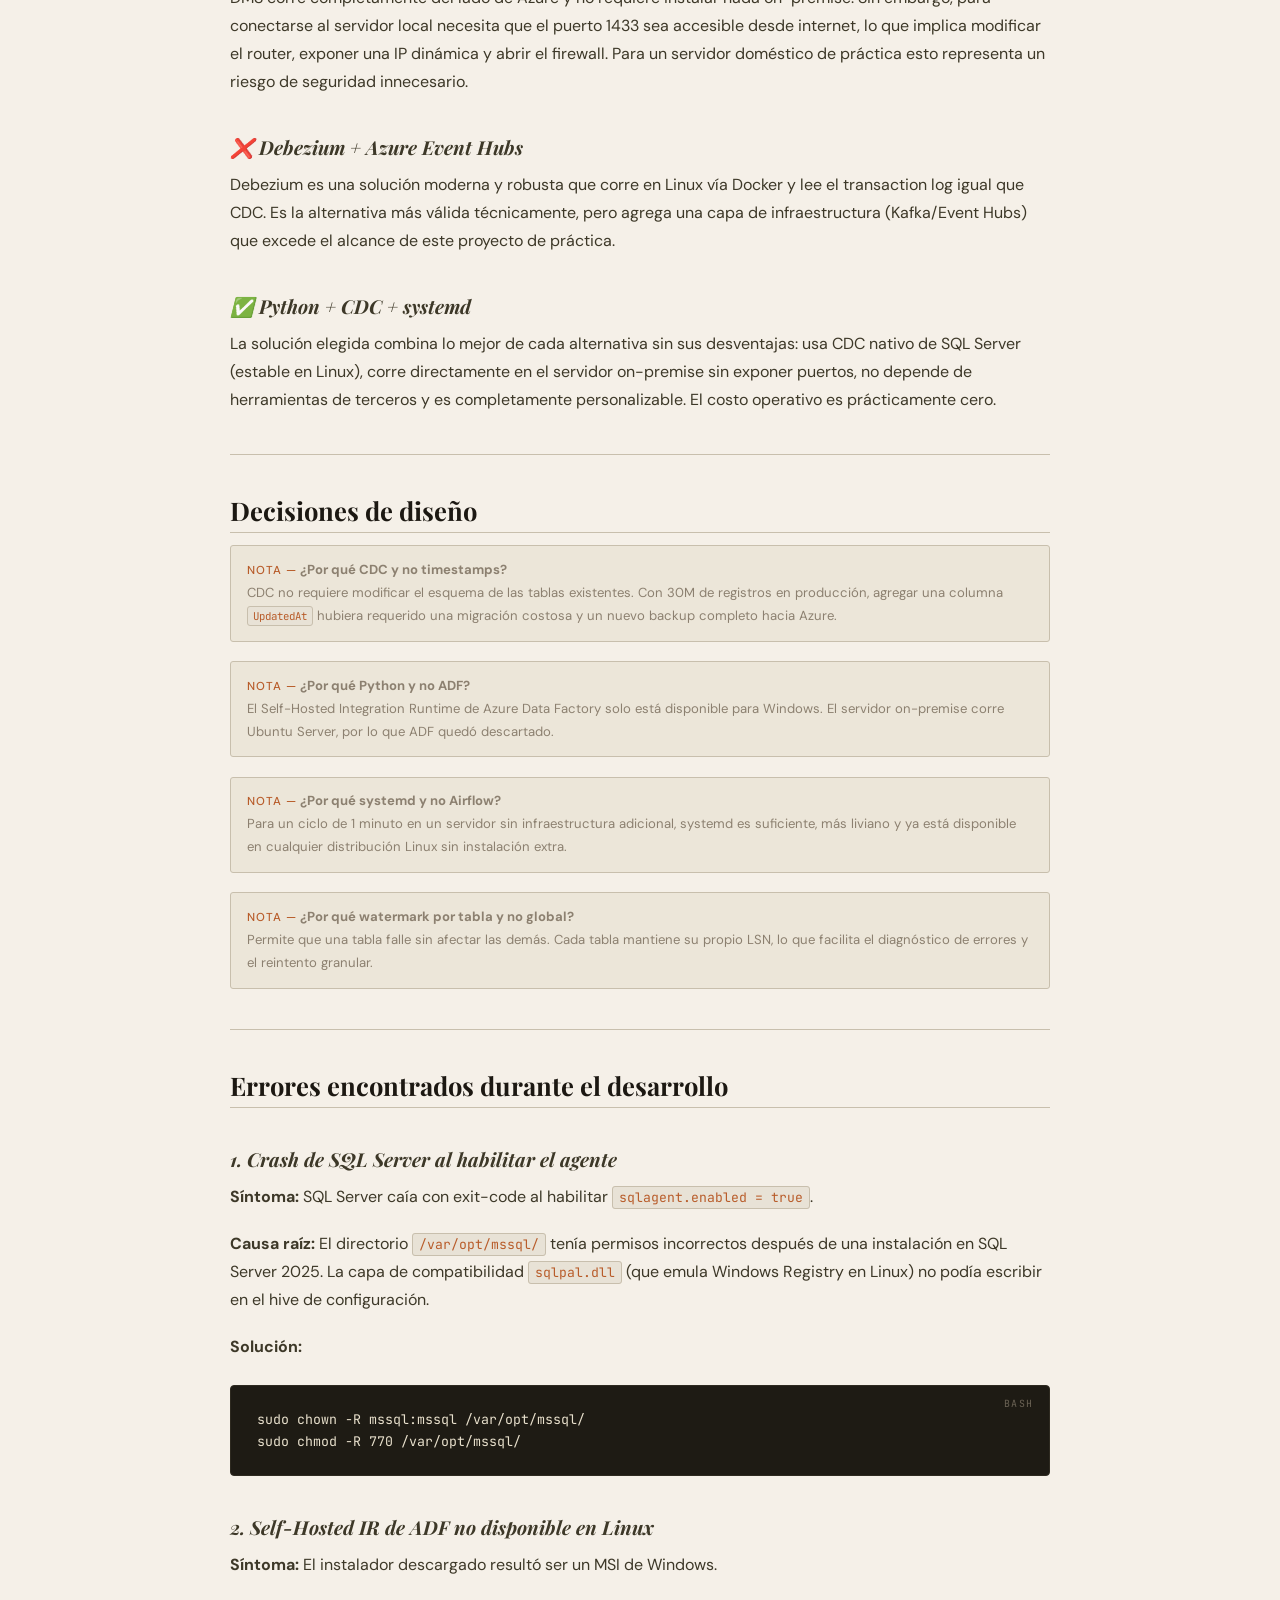
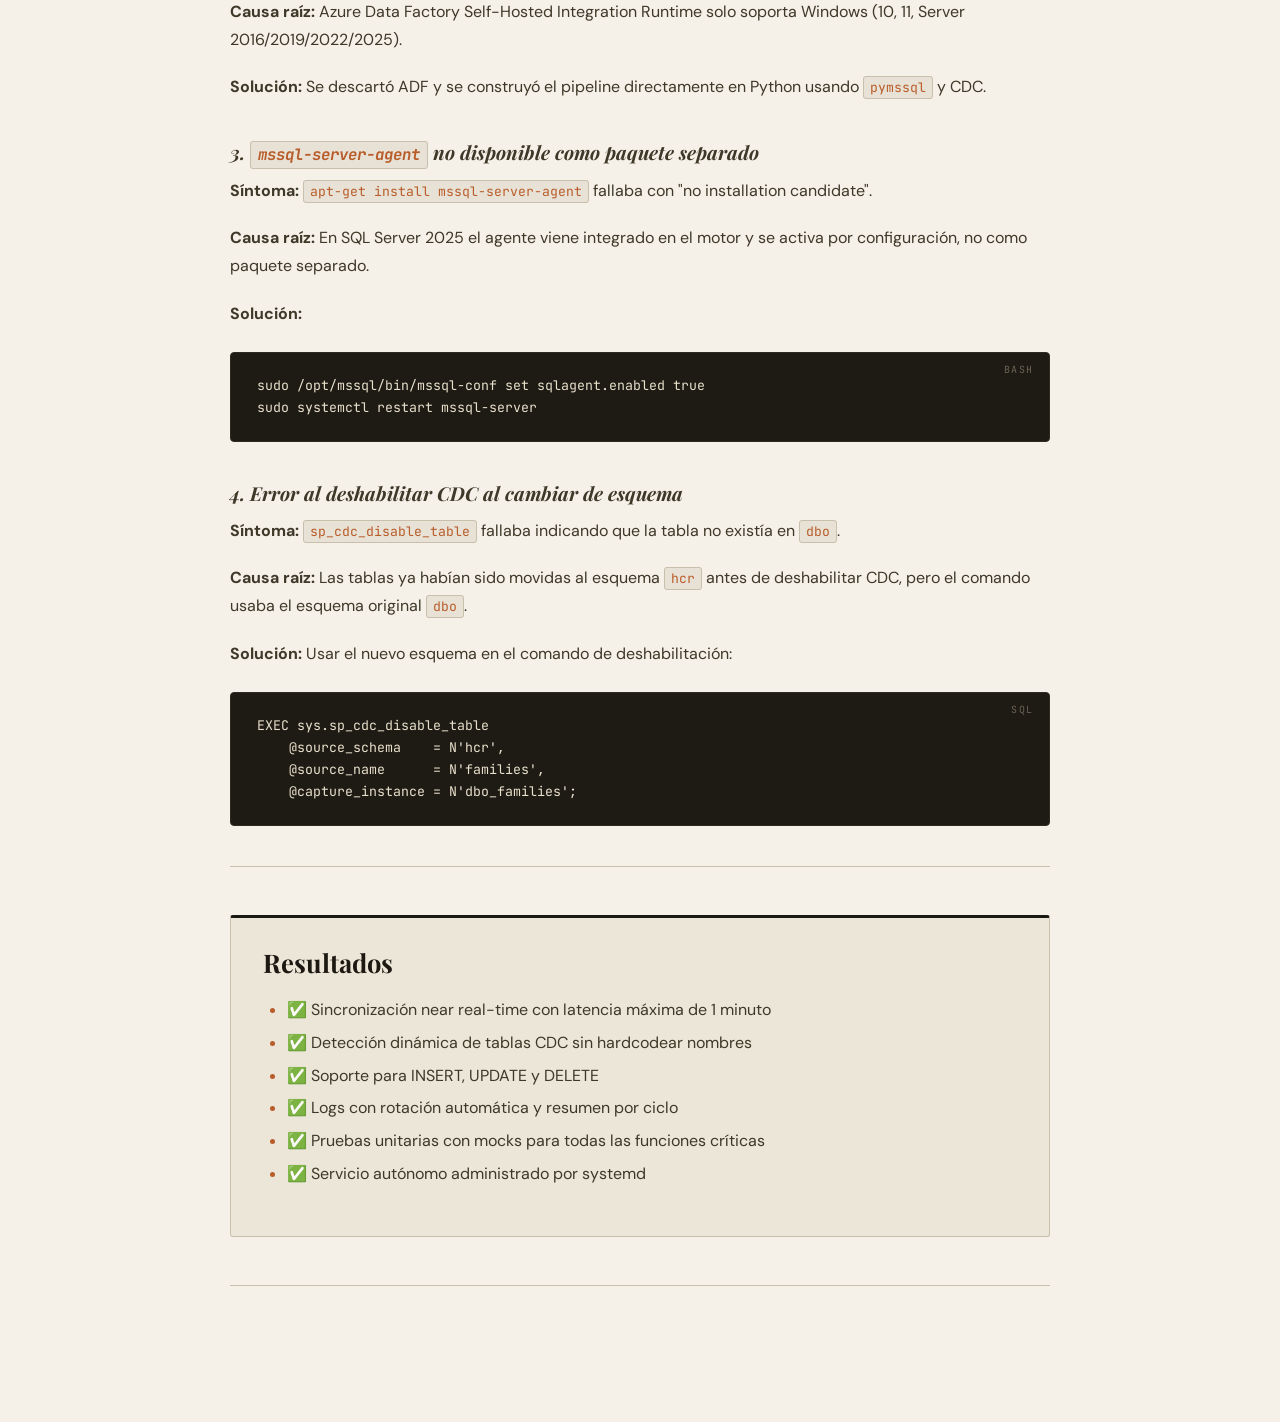
<file: public/docs/onprem-to-azure-cdc.html>
<!DOCTYPE html>
<html lang="es">
<head>
  <meta charset="UTF-8">
  <meta name="viewport" content="width=device-width, initial-scale=1.0">
  <title>onprem-to-azure-cdc</title>
  <link rel="stylesheet" href="notebook.css">
</head>
<body>
<div class="nb-wrap">

  <!-- Cabecera -->
  <header class="nb-header">
    <h1>onprem-to-azure-cdc</h1>
    <div class="nb-meta">
      <span>Ingeniería de Datos</span>
      <span>Python · SQL Server · Azure</span>
      <span>systemd · CDC</span>
    </div>
  </header>

  <!-- Resumen -->
  <p class="lead">
    Sistema de replicación near real-time desde SQL Server on-premise en servidor con Ubuntu Server
    hacia Azure SQL Database. El proyecto captura cambios en tablas de negocio usando CDC (Change Data Capture)
    y los replica automáticamente en la nube cada minuto, sin exponer el servidor local a internet.
  </p>

  <p>Fue desarrollado como proyecto de práctica para profundizar en ingeniería de datos,
  replicación de bases de datos y automatización en entornos Linux.</p>

  <hr>

  <!-- Diagrama -->
  <h2>Diagrama de flujo</h2>
  <figure>
    <img src="Diagrama_sin_ttulo.drawio.png" alt="Diagrama de flujo del sistema CDC">
    <figcaption>Fig. 1 — Flujo de replicación on-premise → Azure SQL Database.</figcaption>
  </figure>

  <hr>

  <!-- Stack -->
  <h2>Stack tecnológico</h2>
  <table>
    <thead>
      <tr>
        <th>Componente</th>
        <th>Tecnología</th>
      </tr>
    </thead>
    <tbody>
      <tr><td>Base de datos origen</td><td>SQL Server 2025 on Linux (Ubuntu Server)</td></tr>
      <tr><td>Base de datos destino</td><td>Azure SQL Database</td></tr>
      <tr><td>Captura de cambios</td><td>SQL Server CDC</td></tr>
      <tr><td>Lenguaje</td><td>Python 3</td></tr>
      <tr><td>Orquestación</td><td>systemd timer</td></tr>
      <tr><td>Pruebas</td><td>pytest + pytest-mock</td></tr>
      <tr><td>Gestión de entorno</td><td>python-dotenv</td></tr>
    </tbody>
  </table>

  <hr>

  <!-- CDC -->
  <h2>Cómo funciona CDC</h2>

  <p>CDC (Change Data Capture) no depende de timestamps ni columnas especiales en las tablas.
  Lee directamente el <strong>transaction log</strong> de SQL Server y registra cada cambio
  en tablas internas con la siguiente información:</p>

  <ul>
    <li><code>__$operation</code> → Tipo de cambio: INSERT, UPDATE, DELETE numeradas (1, 2, 3)</li>
    <li><code>__$start_lsn</code> → LSN (Log Sequence Number) que identifica la posición exacta en el log</li>
    <li>Columnas de la tabla → Valores al momento del cambio</li>
  </ul>

  <p>El sistema usa el LSN como <strong>watermark</strong> por tabla para saber exactamente desde
  qué punto leer en cada ciclo, garantizando que ningún cambio se pierda ni se duplique.</p>

  <hr>

  <!-- Estructura -->
  <h2>Estructura del proyecto</h2>

  <pre data-lang="bash">
onprem-to-azure-cdc/
├── main.py                  → Punto de entrada
├── synchronizer.py          → Lógica principal de sincronización
├── db_connections.py        → Gestión de conexiones
├── watermark_manager.py     → Control del LSN por tabla
├── cdc_utils.py             → Utilidades CDC
├── logger.py                → Logs con rotación automática
├── watermark.json           → Estado de LSN (generado en runtime)
├── .env                     → Variables de entorno
└── tests/
    ├── test_cdc_utils.py
    ├── test_watermark_manager.py
    └── test_synchronizer.py
└── config_systemd/
    ├── cdc_homecenter.timer
    └── cdc_homecenter.service</pre>

  <hr>

  <!-- Por qué este enfoque -->
  <h2>¿Por qué este enfoque y no otro?</h2>

  <blockquote>
    <p>Durante el desarrollo se evaluaron varias alternativas antes de llegar a la solución final
    basada en Python + CDC. Estas son las razones por las que cada opción fue descartada.</p>
  </blockquote>

  <h3>❌ Replicación Transaccional de SQL Server</h3>
  <p>Es la opción más directa para replicar hacia Azure SQL Database como suscriptor. Sin embargo,
  los agentes de replicación tienen soporte limitado y bugs conocidos en Linux. Durante este proyecto
  se evidenció que la capa de compatibilidad <code>sqlpal.dll</code> genera crashes en SQL Server 2025
  sobre Ubuntu 24.04, lo que la hace inviable para este entorno.</p>

  <h3>❌ Azure Data Factory (ADF) con Self-Hosted IR</h3>
  <p>ADF es la herramienta nativa de Azure para este tipo de pipelines. El problema es que el
  <strong>Self-Hosted Integration Runtime solo está disponible para Windows</strong>
  (10, 11, Server 2016/2019/2022/2025). El servidor on-premise corre Ubuntu Server, por lo que
  no es posible instalarlo directamente. Una alternativa sería una VM Windows intermediaria,
  pero añade costo y complejidad innecesarios para este proyecto.</p>

  <h3>❌ Azure Database Migration Service (DMS)</h3>
  <p>DMS corre completamente del lado de Azure y no requiere instalar nada on-premise. Sin embargo,
  para conectarse al servidor local necesita que el puerto 1433 sea accesible desde internet,
  lo que implica modificar el router, exponer una IP dinámica y abrir el firewall. Para un servidor
  doméstico de práctica esto representa un riesgo de seguridad innecesario.</p>

  <h3>❌ Debezium + Azure Event Hubs</h3>
  <p>Debezium es una solución moderna y robusta que corre en Linux vía Docker y lee el transaction log
  igual que CDC. Es la alternativa más válida técnicamente, pero agrega una capa de infraestructura
  (Kafka/Event Hubs) que excede el alcance de este proyecto de práctica.</p>

  <h3>✅ Python + CDC + systemd</h3>
  <p>La solución elegida combina lo mejor de cada alternativa sin sus desventajas: usa CDC nativo de
  SQL Server (estable en Linux), corre directamente en el servidor on-premise sin exponer puertos,
  no depende de herramientas de terceros y es completamente personalizable. El costo operativo es
  prácticamente cero.</p>

  <hr>

  <!-- Decisiones de diseño -->
  <h2>Decisiones de diseño</h2>

  <p class="note"><strong>¿Por qué CDC y no timestamps?</strong><br>
  CDC no requiere modificar el esquema de las tablas existentes. Con 30M de registros en producción,
  agregar una columna <code>UpdatedAt</code> hubiera requerido una migración costosa y un nuevo
  backup completo hacia Azure.</p>

  <p class="note"><strong>¿Por qué Python y no ADF?</strong><br>
  El Self-Hosted Integration Runtime de Azure Data Factory solo está disponible para Windows.
  El servidor on-premise corre Ubuntu Server, por lo que ADF quedó descartado.</p>

  <p class="note"><strong>¿Por qué systemd y no Airflow?</strong><br>
  Para un ciclo de 1 minuto en un servidor sin infraestructura adicional, systemd es suficiente,
  más liviano y ya está disponible en cualquier distribución Linux sin instalación extra.</p>

  <p class="note"><strong>¿Por qué watermark por tabla y no global?</strong><br>
  Permite que una tabla falle sin afectar las demás. Cada tabla mantiene su propio LSN,
  lo que facilita el diagnóstico de errores y el reintento granular.</p>

  <hr>

  <!-- Errores -->
  <h2>Errores encontrados durante el desarrollo</h2>

  <h3>1. Crash de SQL Server al habilitar el agente</h3>

  <p><strong>Síntoma:</strong> SQL Server caía con exit-code al habilitar <code>sqlagent.enabled = true</code>.</p>
  <p><strong>Causa raíz:</strong> El directorio <code>/var/opt/mssql/</code> tenía permisos incorrectos
  después de una instalación en SQL Server 2025. La capa de compatibilidad <code>sqlpal.dll</code>
  (que emula Windows Registry en Linux) no podía escribir en el hive de configuración.</p>
  <p><strong>Solución:</strong></p>

  <pre data-lang="bash">
sudo chown -R mssql:mssql /var/opt/mssql/
sudo chmod -R 770 /var/opt/mssql/</pre>

  <h3>2. Self-Hosted IR de ADF no disponible en Linux</h3>

  <p><strong>Síntoma:</strong> El instalador descargado resultó ser un MSI de Windows.</p>
  <p><strong>Causa raíz:</strong> Azure Data Factory Self-Hosted Integration Runtime solo soporta
  Windows (10, 11, Server 2016/2019/2022/2025).</p>
  <p><strong>Solución:</strong> Se descartó ADF y se construyó el pipeline directamente en Python
  usando <code>pymssql</code> y CDC.</p>

  <h3>3. <code>mssql-server-agent</code> no disponible como paquete separado</h3>

  <p><strong>Síntoma:</strong> <code>apt-get install mssql-server-agent</code> fallaba con
  "no installation candidate".</p>
  <p><strong>Causa raíz:</strong> En SQL Server 2025 el agente viene integrado en el motor y se
  activa por configuración, no como paquete separado.</p>
  <p><strong>Solución:</strong></p>

  <pre data-lang="bash">
sudo /opt/mssql/bin/mssql-conf set sqlagent.enabled true
sudo systemctl restart mssql-server</pre>

  <h3>4. Error al deshabilitar CDC al cambiar de esquema</h3>

  <p><strong>Síntoma:</strong> <code>sp_cdc_disable_table</code> fallaba indicando que la tabla
  no existía en <code>dbo</code>.</p>
  <p><strong>Causa raíz:</strong> Las tablas ya habían sido movidas al esquema <code>hcr</code>
  antes de deshabilitar CDC, pero el comando usaba el esquema original <code>dbo</code>.</p>
  <p><strong>Solución:</strong> Usar el nuevo esquema en el comando de deshabilitación:</p>

  <pre data-lang="sql">
EXEC sys.sp_cdc_disable_table
    @source_schema    = N'hcr',
    @source_name      = N'families',
    @capture_instance = N'dbo_families';</pre>

  <hr>

  <!-- Resultados -->
  <section class="nb-conclusion">
    <h2>Resultados</h2>
    <ul>
      <li>✅ Sincronización near real-time con latencia máxima de 1 minuto</li>
      <li>✅ Detección dinámica de tablas CDC sin hardcodear nombres</li>
      <li>✅ Soporte para INSERT, UPDATE y DELETE</li>
      <li>✅ Logs con rotación automática y resumen por ciclo</li>
      <li>✅ Pruebas unitarias con mocks para todas las funciones críticas</li>
      <li>✅ Servicio autónomo administrado por systemd</li>
    </ul>
  </section>

  <hr>

  

</div>
</body>
</html>
</file>
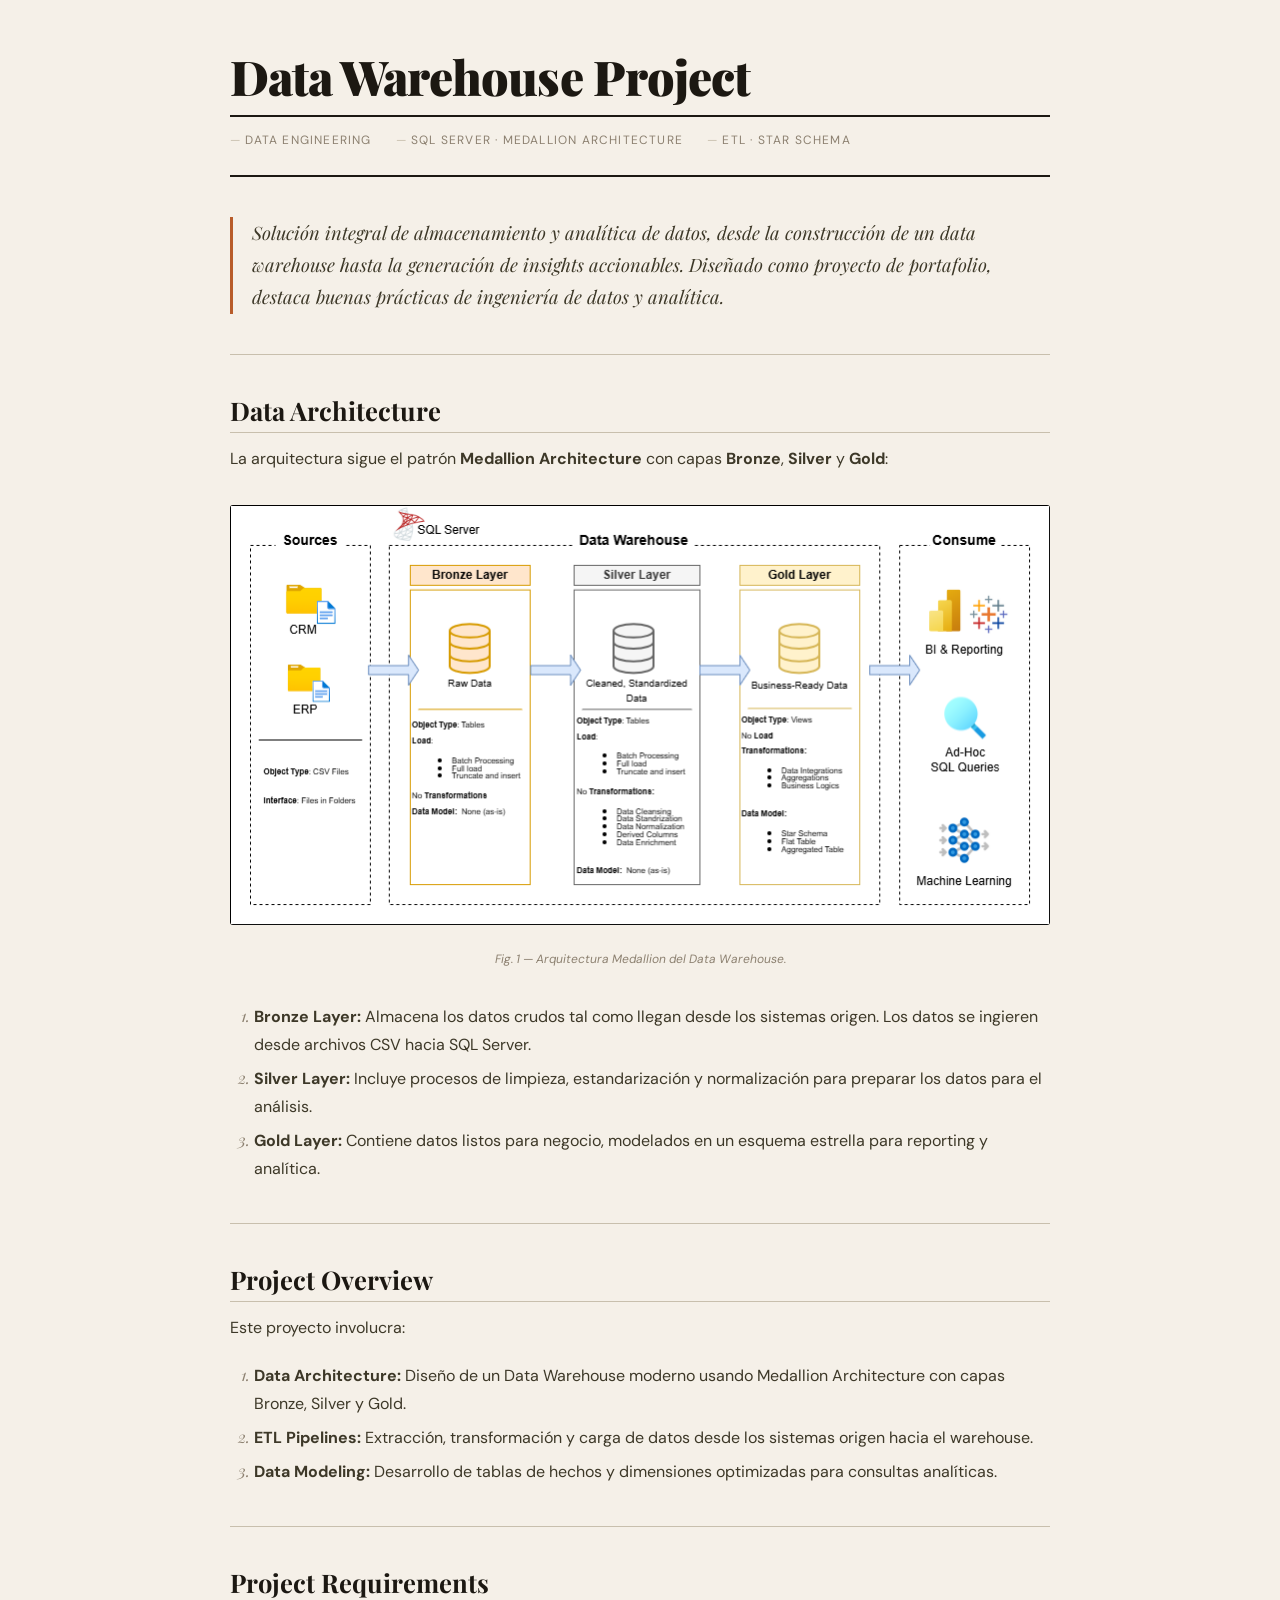
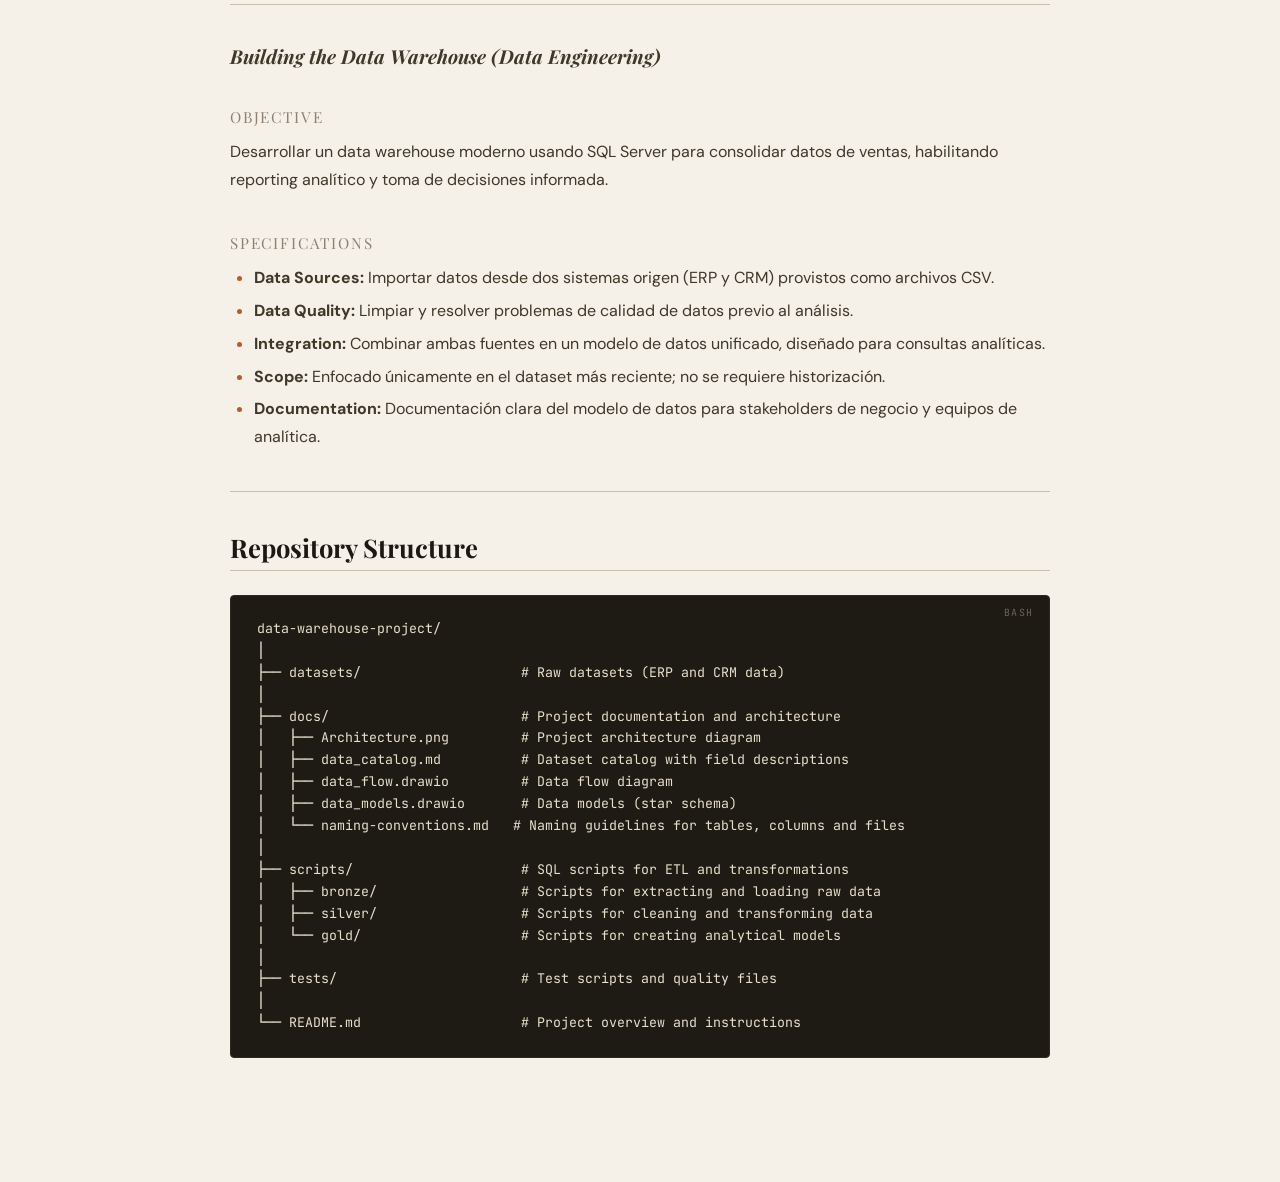
<file: public/docs/SQL-Data-Warehouse.html>
<!DOCTYPE html>
<html lang="es">
<head>
  <meta charset="UTF-8">
  <meta name="viewport" content="width=device-width, initial-scale=1.0">
  <title>Data Warehouse Project</title>
  <link rel="stylesheet" href="notebook.css">
</head>
<body>
<div class="nb-wrap">

  <header class="nb-header">
    <h1>Data Warehouse Project</h1>
    <div class="nb-meta">
      <span>Data Engineering</span>
      <span>SQL Server · Medallion Architecture</span>
      <span>ETL · Star Schema</span>
    </div>
  </header>

  <p class="lead">
    Solución integral de almacenamiento y analítica de datos, desde la construcción de un data warehouse
    hasta la generación de insights accionables. Diseñado como proyecto de portafolio, destaca buenas
    prácticas de ingeniería de datos y analítica.
  </p>

  <hr>

  <h2>Data Architecture</h2>

  <p>La arquitectura sigue el patrón <strong>Medallion Architecture</strong> con capas
  <strong>Bronze</strong>, <strong>Silver</strong> y <strong>Gold</strong>:</p>

  <figure>
    <img src="../img/SQL-Data-Warehouse/Architecture.png" alt="Data Architecture">
    <figcaption>Fig. 1 — Arquitectura Medallion del Data Warehouse.</figcaption>
  </figure>

  <ol>
    <li><strong>Bronze Layer:</strong> Almacena los datos crudos tal como llegan desde los sistemas origen. Los datos se ingieren desde archivos CSV hacia SQL Server.</li>
    <li><strong>Silver Layer:</strong> Incluye procesos de limpieza, estandarización y normalización para preparar los datos para el análisis.</li>
    <li><strong>Gold Layer:</strong> Contiene datos listos para negocio, modelados en un esquema estrella para reporting y analítica.</li>
  </ol>

  <hr>

  <h2>Project Overview</h2>

  <p>Este proyecto involucra:</p>

  <ol>
    <li><strong>Data Architecture:</strong> Diseño de un Data Warehouse moderno usando Medallion Architecture con capas Bronze, Silver y Gold.</li>
    <li><strong>ETL Pipelines:</strong> Extracción, transformación y carga de datos desde los sistemas origen hacia el warehouse.</li>
    <li><strong>Data Modeling:</strong> Desarrollo de tablas de hechos y dimensiones optimizadas para consultas analíticas.</li>
  </ol>

  <hr>

  <h2>Project Requirements</h2>

  <h3>Building the Data Warehouse (Data Engineering)</h3>

  <h4>Objective</h4>
  <p>Desarrollar un data warehouse moderno usando SQL Server para consolidar datos de ventas,
  habilitando reporting analítico y toma de decisiones informada.</p>

  <h4>Specifications</h4>
  <ul>
    <li><strong>Data Sources:</strong> Importar datos desde dos sistemas origen (ERP y CRM) provistos como archivos CSV.</li>
    <li><strong>Data Quality:</strong> Limpiar y resolver problemas de calidad de datos previo al análisis.</li>
    <li><strong>Integration:</strong> Combinar ambas fuentes en un modelo de datos unificado, diseñado para consultas analíticas.</li>
    <li><strong>Scope:</strong> Enfocado únicamente en el dataset más reciente; no se requiere historización.</li>
    <li><strong>Documentation:</strong> Documentación clara del modelo de datos para stakeholders de negocio y equipos de analítica.</li>
  </ul>

  <hr>

  <h2>Repository Structure</h2>

  <pre data-lang="bash">
data-warehouse-project/
│
├── datasets/                    # Raw datasets (ERP and CRM data)
│
├── docs/                        # Project documentation and architecture
│   ├── Architecture.png         # Project architecture diagram
│   ├── data_catalog.md          # Dataset catalog with field descriptions
│   ├── data_flow.drawio         # Data flow diagram
│   ├── data_models.drawio       # Data models (star schema)
│   └── naming-conventions.md   # Naming guidelines for tables, columns and files
│
├── scripts/                     # SQL scripts for ETL and transformations
│   ├── bronze/                  # Scripts for extracting and loading raw data
│   ├── silver/                  # Scripts for cleaning and transforming data
│   └── gold/                    # Scripts for creating analytical models
│
├── tests/                       # Test scripts and quality files
│
└── README.md                    # Project overview and instructions</pre>

</div>
</body>
</html>
</file>
<file: style.css>
*, *::before, *::after { box-sizing: border-box; margin: 0; padding: 0; }

:root {
  --cream: #f5f0e8;
  --cream2: #ece6d9;
  --cream3: #e2dace;
  --ink: #1c1812;
  --ink2: #3d3828;
  --muted: #8c8070;
  --accent: #b85c2a;
  --accent2: #d4884d;
  --rule: #c8bfad;
}

/* ── DARK MODE ── */
[data-theme="dark"] {
  --cream: #16140f;
  --cream2: #1e1b14;
  --cream3: #252018;
  --ink: #e8e0cc;
  --ink2: #c8bfa8;
  --muted: #6b6355;
  --accent: #c97a45;
  --accent2: #e09660;
  --rule: #2e2a20;
}

body {
  background: var(--cream);
  color: var(--ink);
  font-family: 'DM Sans', sans-serif;
  min-height: 100vh;
  transition: background 0.35s ease, color 0.35s ease;
}

/* ── HEADER ── */
header {
  border-bottom: 2px solid var(--ink);
  padding: 1.2rem 3rem;
  display: flex;
  align-items: center;
  justify-content: space-between;
  transition: border-color 0.35s ease;
}

.logo {
  font-family: 'Playfair Display', serif;
  font-size: 1.1rem;
  font-weight: 700;
  letter-spacing: 0.02em;
}

/* ── THEME TOGGLE ── */
.theme-toggle {
  display: flex;
  align-items: center;
  gap: 0.6rem;
  background: none;
  border: 1px solid var(--rule);
  border-radius: 2px;
  padding: 0.3rem 0.8rem;
  cursor: pointer;
  transition: all 0.2s;
  color: var(--muted);
  font-family: 'DM Sans', sans-serif;
  font-size: 0.7rem;
  text-transform: uppercase;
  letter-spacing: 0.1em;
}
.theme-toggle:hover {
  border-color: var(--ink2);
  color: var(--ink);
}
.theme-toggle .toggle-icon {
  font-size: 0.9rem;
  line-height: 1;
  transition: transform 0.4s ease;
}
.theme-toggle:hover .toggle-icon { transform: rotate(20deg); }

/* ── FILTERS ── */
.filters-bar {
  display: flex;
  align-items: center;
  gap: 0.5rem;
  padding: 1rem 3rem;
  border-bottom: 1px solid var(--rule);
  background: var(--cream2);
  transition: background 0.35s ease, border-color 0.35s ease;
}

.filter-label {
  font-size: 0.68rem;
  text-transform: uppercase;
  letter-spacing: 0.12em;
  color: var(--muted);
  margin-right: 0.5rem;
}

.filter-btn {
  font-family: 'DM Sans', sans-serif;
  font-size: 0.72rem;
  text-transform: uppercase;
  letter-spacing: 0.08em;
  padding: 0.3rem 0.9rem;
  border: 1px solid var(--rule);
  border-radius: 2px;
  background: transparent;
  color: var(--muted);
  cursor: pointer;
  transition: all 0.18s;
}
.filter-btn:hover { border-color: var(--ink2); color: var(--ink); }
.filter-btn.active {
  background: var(--ink);
  border-color: var(--ink);
  color: var(--cream);
}

/* ── PROJECTS LIST ── */
.projects-wrap { padding: 0 3rem; }

.project-row {
  display: grid;
  grid-template-columns: 3rem 1fr auto;
  align-items: start;
  gap: 2rem;
  padding: 2.2rem 0;
  border-bottom: 1px solid var(--rule);
  cursor: pointer;
  transition: border-color 0.35s ease;
}
.project-row:hover .proj-title { color: var(--accent); }
.project-row.active .proj-title { color: var(--accent); }

.proj-num {
  font-family: 'Playfair Display', serif;
  font-size: 0.85rem;
  color: var(--muted);
  padding-top: 0.2rem;
}

.proj-body { display: flex; flex-direction: column; gap: 0.5rem; }

.proj-title {
  font-family: 'Playfair Display', serif;
  font-size: 1.35rem;
  font-weight: 700;
  line-height: 1.25;
  transition: color 0.2s;
}

.proj-desc {
  font-size: 0.85rem;
  color: var(--muted);
  line-height: 1.65;
  max-width: 560px;
}

.proj-tags {
  display: flex;
  gap: 0.5rem;
  flex-wrap: wrap;
  margin-top: 0.3rem;
}

.tag {
  font-size: 0.65rem;
  text-transform: uppercase;
  letter-spacing: 0.1em;
  padding: 0.2rem 0.6rem;
  border: 1px solid var(--rule);
  border-radius: 2px;
  color: var(--muted);
  transition: border-color 0.35s ease;
}

.proj-meta {
  text-align: right;
  display: flex;
  flex-direction: column;
  align-items: flex-end;
  gap: 0.8rem;
  padding-top: 0.2rem;
}

.proj-date {
  font-family: 'Playfair Display', serif;
  font-style: italic;
  font-size: 0.82rem;
  color: var(--muted);
  white-space: nowrap;
}

.read-btn {
  font-size: 0.7rem;
  text-transform: uppercase;
  letter-spacing: 0.1em;
  color: var(--accent);
  background: none;
  border: none;
  cursor: pointer;
  display: flex;
  align-items: center;
  gap: 0.4rem;
  transition: gap 0.2s;
}
.read-btn:hover { gap: 0.7rem; }

.repo-btn {
  text-decoration: none;
  color: var(--muted);
}
.repo-btn:hover { color: var(--ink); gap: 0.7rem; }

/* ── VIEWER ── */
.viewer-panel {
  display: none;
  border: 1px solid var(--rule);
  border-radius: 4px;
  overflow: hidden;
  margin: 1.5rem 0 0.5rem;
  background: var(--cream2);
  transition: background 0.35s ease, border-color 0.35s ease;
}
.viewer-panel.open { display: block; animation: fadeIn 0.22s ease; }
@keyframes fadeIn {
  from { opacity: 0; transform: translateY(-8px); }
  to   { opacity: 1; transform: translateY(0); }
}

.viewer-header {
  display: flex;
  align-items: center;
  justify-content: space-between;
  padding: 0.9rem 1.4rem;
  border-bottom: 1px solid var(--rule);
  background: var(--cream3);
  transition: background 0.35s ease, border-color 0.35s ease;
}

.viewer-title {
  font-family: 'Playfair Display', serif;
  font-style: italic;
  font-size: 0.88rem;
  color: var(--ink2);
}

.viewer-close {
  font-size: 0.7rem;
  text-transform: uppercase;
  letter-spacing: 0.1em;
  color: var(--muted);
  background: none;
  border: none;
  cursor: pointer;
  transition: color 0.15s;
}
.viewer-close:hover { color: var(--accent); }

.viewer-iframe-wrap { background: #fff; }
.viewer-iframe-wrap iframe {
  width: 100%; height: 580px;
  border: none; display: block;
}

.viewer-resize {
  height: 8px;
  background: var(--cream3);
  border-top: 1px solid var(--rule);
  cursor: ns-resize;
  display: flex;
  align-items: center;
  justify-content: center;
  color: var(--muted);
  font-size: 0.7rem;
  letter-spacing: 4px;
  transition: background 0.35s ease;
}

/* ── RESPONSIVE ── */
@media (max-width: 700px) {
  header, .projects-wrap, .filters-bar { padding-left: 1.5rem; padding-right: 1.5rem; }
  .project-row { grid-template-columns: 2rem 1fr; }
  .proj-meta { display: none; }
}
</file>
<file: public/docs/notebook.css>
/*
  notebook.css
  ─────────────────────────────────────────────────────────────
  Estilos genéricos para los documentos HTML de proyectos.
  Aplicar agregando en el <head> del HTML:
    <link rel="stylesheet" href="../notebook.css">
  ─────────────────────────────────────────────────────────────
*/

@import url('https://fonts.googleapis.com/css2?family=Playfair+Display:ital,wght@0,400;0,700;0,900;1,400;1,700&family=DM+Sans:wght@300;400;500&family=JetBrains+Mono:wght@400;500&display=swap');

/* ── VARIABLES ─────────────────────────────────────────────── */
:root {
  --cream:   #f5f0e8;
  --cream2:  #ece6d9;
  --cream3:  #e2dace;
  --ink:     #1c1812;
  --ink2:    #3d3828;
  --muted:   #8c8070;
  --accent:  #b85c2a;
  --rule:    #c8bfad;
  --code-bg: #e8e2d6;
  --code-block-bg: #1e1b14;
  --code-block-text: #e8e0cc;

  --font-serif: 'Playfair Display', Georgia, serif;
  --font-sans:  'DM Sans', system-ui, sans-serif;
  --font-mono:  'JetBrains Mono', 'Courier New', monospace;

  --max-width: 820px;
}

/* ── RESET & BASE ───────────────────────────────────────────── */
*, *::before, *::after { box-sizing: border-box; margin: 0; padding: 0; }

html { scroll-behavior: smooth; }

body {
  background: var(--cream);
  color: var(--ink);
  font-family: var(--font-sans);
  font-size: 1rem;
  line-height: 1.75;
  padding: 3rem 2rem 6rem;
}

/* ── CONTENEDOR CENTRAL ─────────────────────────────────────── */
/* Envuelve el contenido con <div class="nb-wrap"> o aplica a body */
.nb-wrap,
article,
main {
  max-width: var(--max-width);
  margin: 0 auto;
}

/* ── ENCABEZADOS ────────────────────────────────────────────── */
h1, h2, h3, h4, h5, h6 {
  font-family: var(--font-serif);
  color: var(--ink);
  line-height: 1.2;
  margin-top: 2.5rem;
  margin-bottom: 0.75rem;
}

h1 {
  font-size: clamp(2rem, 4vw, 3rem);
  font-weight: 900;
  letter-spacing: -0.02em;
  border-bottom: 2px solid var(--ink);
  padding-bottom: 0.6rem;
  margin-top: 0;
}

h2 {
  font-size: 1.6rem;
  font-weight: 700;
  border-bottom: 1px solid var(--rule);
  padding-bottom: 0.4rem;
}

h3 {
  font-size: 1.2rem;
  font-weight: 700;
  font-style: italic;
  color: var(--ink2);
}

h4 {
  font-size: 0.95rem;
  font-weight: 400;
  text-transform: uppercase;
  letter-spacing: 0.12em;
  color: var(--muted);
}

/* ── PÁRRAFOS ───────────────────────────────────────────────── */
p {
  margin-bottom: 1.2rem;
  color: var(--ink2);
}

/* Párrafo destacado — intro o resumen */
p.lead,
.nb-lead {
  font-family: var(--font-serif);
  font-size: 1.15rem;
  font-style: italic;
  color: var(--ink2);
  border-left: 3px solid var(--accent);
  padding-left: 1.2rem;
  margin-bottom: 2rem;
}

/* Párrafo de nota o aclaración */
p.note,
.nb-note {
  font-size: 0.82rem;
  color: var(--muted);
  background: var(--cream2);
  border: 1px solid var(--rule);
  border-radius: 3px;
  padding: 0.8rem 1rem;
  margin-bottom: 1.2rem;
}
p.note::before,
.nb-note::before {
  content: 'Nota — ';
  font-weight: 500;
  color: var(--accent);
  text-transform: uppercase;
  letter-spacing: 0.08em;
  font-size: 0.72rem;
}

/* Párrafo de advertencia */
p.warn,
.nb-warn {
  font-size: 0.82rem;
  color: var(--ink2);
  background: #f5ede5;
  border: 1px solid #d9a880;
  border-left: 3px solid var(--accent);
  border-radius: 3px;
  padding: 0.8rem 1rem;
  margin-bottom: 1.2rem;
}
p.warn::before,
.nb-warn::before {
  content: '⚠ Atención — ';
  font-weight: 500;
  color: var(--accent);
  font-size: 0.72rem;
  text-transform: uppercase;
  letter-spacing: 0.08em;
}

/* ── CÓDIGO INLINE ──────────────────────────────────────────── */
code {
  font-family: var(--font-mono);
  font-size: 0.82em;
  background: var(--code-bg);
  color: var(--accent);
  padding: 0.15em 0.45em;
  border-radius: 3px;
  border: 1px solid var(--rule);
}

/* ── BLOQUES DE CÓDIGO ──────────────────────────────────────── */
pre {
  background: var(--code-block-bg);
  color: var(--code-block-text);
  font-family: var(--font-mono);
  font-size: 0.83rem;
  line-height: 1.65;
  padding: 1.4rem 1.6rem;
  border-radius: 4px;
  overflow-x: auto;
  margin: 1.5rem 0 1.8rem;
  border: 1px solid #2e2a20;
  position: relative;
}

pre code {
  background: none;
  color: inherit;
  padding: 0;
  border: none;
  font-size: inherit;
}

/* Etiqueta de lenguaje: <pre data-lang="python"> */
pre[data-lang]::before {
  content: attr(data-lang);
  position: absolute;
  top: 0.6rem;
  right: 1rem;
  font-size: 0.62rem;
  text-transform: uppercase;
  letter-spacing: 0.12em;
  color: #6b6355;
  font-family: var(--font-mono);
}

/* ── OUTPUT / RESULTADO ─────────────────────────────────────── */
/* Uso: <div class="nb-output">...</div> */
.nb-output {
  background: var(--cream2);
  border: 1px solid var(--rule);
  border-left: 3px solid var(--rule);
  border-radius: 3px;
  padding: 1rem 1.4rem;
  font-family: var(--font-mono);
  font-size: 0.8rem;
  color: var(--ink2);
  margin: -0.8rem 0 1.8rem;
  overflow-x: auto;
  white-space: pre-wrap;
}
.nb-output::before {
  content: 'output';
  display: block;
  font-size: 0.6rem;
  text-transform: uppercase;
  letter-spacing: 0.15em;
  color: var(--muted);
  margin-bottom: 0.5rem;
}

/* ── LISTAS ─────────────────────────────────────────────────── */
ul, ol {
  padding-left: 1.5rem;
  margin-bottom: 1.2rem;
  color: var(--ink2);
}

li { margin-bottom: 0.3rem; }

ul li::marker { color: var(--accent); }
ol li::marker {
  font-family: var(--font-serif);
  font-style: italic;
  color: var(--muted);
}

/* ── TABLAS ─────────────────────────────────────────────────── */
table {
  width: 100%;
  border-collapse: collapse;
  margin: 1.5rem 0 2rem;
  font-size: 0.85rem;
}

thead {
  border-bottom: 2px solid var(--ink);
}

th {
  font-family: var(--font-sans);
  font-size: 0.68rem;
  font-weight: 500;
  text-transform: uppercase;
  letter-spacing: 0.1em;
  color: var(--muted);
  padding: 0.6rem 0.8rem;
  text-align: left;
}

td {
  padding: 0.65rem 0.8rem;
  border-bottom: 1px solid var(--rule);
  color: var(--ink2);
  vertical-align: top;
}

tr:last-child td { border-bottom: none; }
tbody tr:hover td { background: var(--cream2); }

/* Tabla de métricas / resultados */
.nb-metrics td:first-child {
  font-family: var(--font-mono);
  font-size: 0.8rem;
  color: var(--muted);
}
.nb-metrics td:last-child {
  font-family: var(--font-serif);
  font-weight: 700;
  font-size: 1rem;
  color: var(--accent);
}

/* ── IMÁGENES Y FIGURAS ─────────────────────────────────────── */
img {
  max-width: 100%;
  height: auto;
  display: block;
  border-radius: 3px;
  margin: 1.5rem 0;
}

figure {
  margin: 2rem 0;
}

figcaption {
  font-size: 0.75rem;
  color: var(--muted);
  text-align: center;
  margin-top: 0.5rem;
  font-style: italic;
}

/* ── CITAS / BLOCKQUOTE ─────────────────────────────────────── */
blockquote {
  border-left: 3px solid var(--accent);
  margin: 1.8rem 0;
  padding: 0.5rem 1.5rem;
  color: var(--ink2);
}

blockquote p {
  font-family: var(--font-serif);
  font-style: italic;
  font-size: 1.05rem;
  margin-bottom: 0;
}

blockquote cite {
  display: block;
  margin-top: 0.5rem;
  font-size: 0.75rem;
  color: var(--muted);
  text-transform: uppercase;
  letter-spacing: 0.1em;
  font-style: normal;
}

/* ── SEPARADORES ────────────────────────────────────────────── */
hr {
  border: none;
  border-top: 1px solid var(--rule);
  margin: 2.5rem 0;
}

/* Separador decorativo: <hr class="nb-divider"> */
hr.nb-divider {
  border: none;
  text-align: center;
  margin: 3rem 0;
}
hr.nb-divider::after {
  content: '✦ ✦ ✦';
  font-size: 0.7rem;
  color: var(--rule);
  letter-spacing: 0.5em;
}

/* ── BADGES / TAGS ──────────────────────────────────────────── */
/* Uso: <span class="nb-tag">sklearn</span> */
.nb-tag {
  display: inline-block;
  font-family: var(--font-sans);
  font-size: 0.65rem;
  text-transform: uppercase;
  letter-spacing: 0.1em;
  padding: 0.2rem 0.6rem;
  border: 1px solid var(--rule);
  border-radius: 2px;
  color: var(--muted);
  margin: 0.15rem;
}

.nb-tag-accent {
  border-color: var(--accent);
  color: var(--accent);
}

/* ── SECCIÓN DE CONCLUSIÓN ──────────────────────────────────── */
/* Uso: <section class="nb-conclusion"> */
.nb-conclusion {
  background: var(--cream2);
  border: 1px solid var(--rule);
  border-top: 3px solid var(--ink);
  border-radius: 3px;
  padding: 1.8rem 2rem;
  margin: 3rem 0;
}
.nb-conclusion h2,
.nb-conclusion h3 {
  margin-top: 0;
  border: none;
}

/* ── LINKS ──────────────────────────────────────────────────── */
a {
  color: var(--accent);
  text-decoration: underline;
  text-decoration-color: var(--rule);
  text-underline-offset: 3px;
  transition: text-decoration-color 0.15s;
}
a:hover { text-decoration-color: var(--accent); }

/* ── CABECERA DEL DOCUMENTO ─────────────────────────────────── */
/* Uso: <header class="nb-header">...</header> */
.nb-header {
  border-bottom: 2px solid var(--ink);
  padding-bottom: 1.5rem;
  margin-bottom: 2.5rem;
}
.nb-header .nb-meta {
  display: flex;
  flex-wrap: wrap;
  gap: 0.5rem 1.5rem;
  margin-top: 0.8rem;
  font-size: 0.75rem;
  color: var(--muted);
  text-transform: uppercase;
  letter-spacing: 0.1em;
}
.nb-header .nb-meta span::before {
  content: '— ';
  color: var(--rule);
}
</file>
